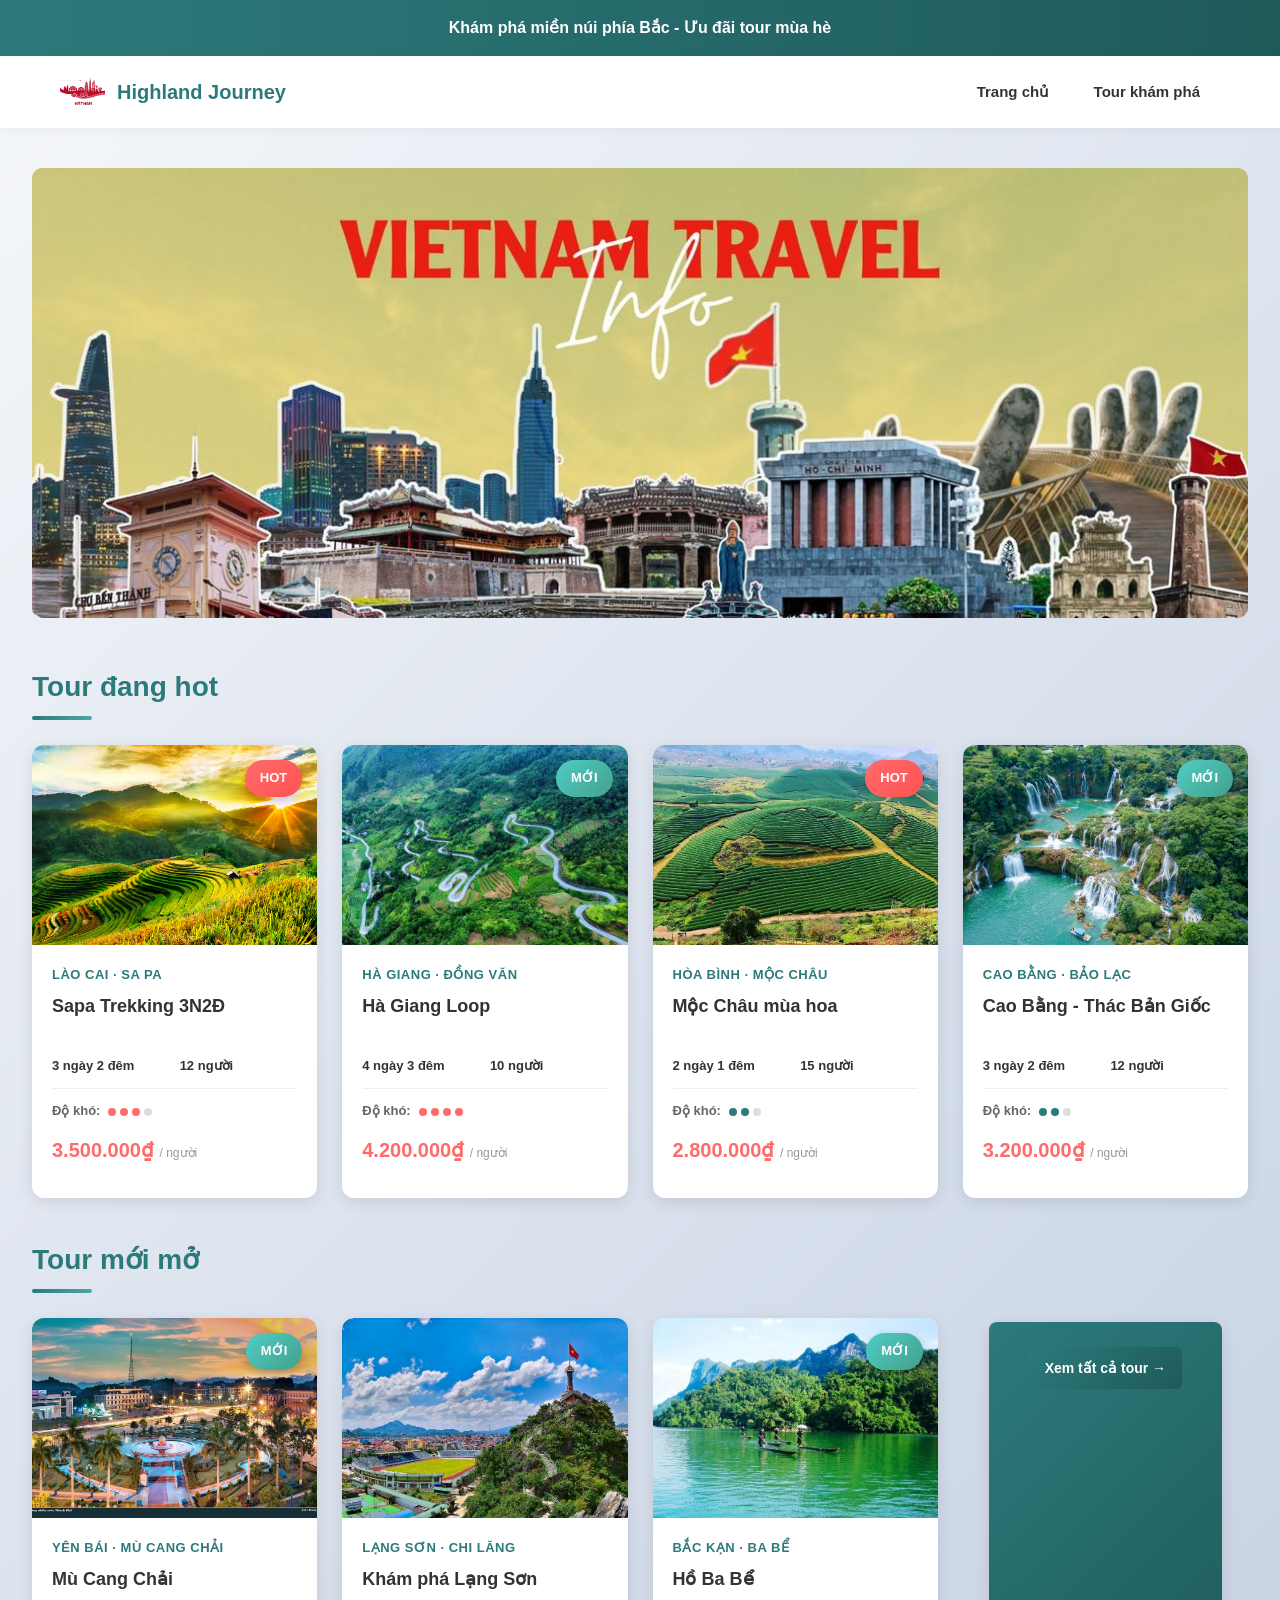
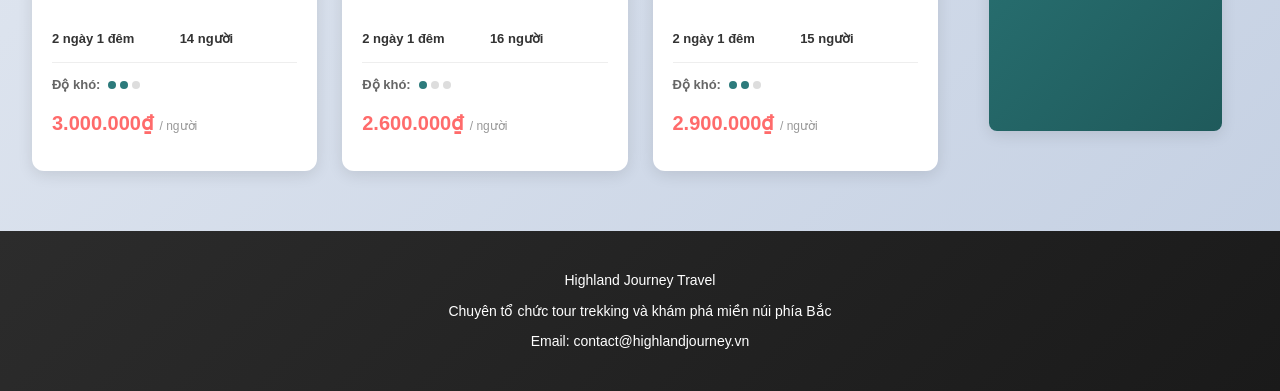
<file: baitaprv/index.html>
<!DOCTYPE html>
<html lang="vi">

<head>
    <meta charset="UTF-8">
    <title>Highland Journey - Trang chủ</title>
    <link rel="stylesheet" href="style.css">
</head>

<body>

    <header>
        <div class="top-banner">
            <p>Khám phá miền núi phía Bắc - Ưu đãi tour mùa hè</p>
        </div>

        <div class="header-main">
            <div class="logo">
                <img src="images/logo.jpg" alt="Logo Highland Journey">
                <span>Highland Journey</span>
            </div>

            <nav>
                <a href="index.html">Trang chủ</a>
                <a href="danh-muc-tour.html">Tour khám phá</a>
            </nav>
        </div>
    </header>

    <main>
        <!--Banner-->
        <section>
            <img src="images/banner.jpg" alt="Banner Highland Journey" style="width: 100%; border-radius:10px;">
        </section>

        <!--Hot Tours-->
        <h2 class="section-title">Tour đang hot</h2>

        <div class="tour-container">
            <div class="tour-card">
                <span class="badge">HOT</span>
                <img src="images/sapa.jpg" alt="Sapa Trekking">
                <div class="tour-info">
                    <p class="tour-location">Lào Cai · Sa Pa</p>
                    <h3>Sapa Trekking 3N2Đ</h3>
                    <div class="tour-meta">
                        <div class="meta-item"><strong>3 ngày 2 đêm</strong></div>
                        <div class="meta-item"><strong>12 người</strong></div>
                    </div>
                    <div class="difficulty">
                        <span>Độ khó:</span>
                        <div class="difficulty-dots">
                            <span class="dot active hard"></span>
                            <span class="dot active hard"></span>
                            <span class="dot active hard"></span>
                            <span class="dot"></span>
                        </div>
                    </div>
                    <div class="price">3.500.000₫ <span class="price-note">/ người</span></div>
                </div>
            </div>

            <div class="tour-card">
                <span class="badge new">MỚI</span>
                <img src="images/hagiang.jpg" alt="Hà Giang Loop">
                <div class="tour-info">
                    <p class="tour-location">Hà Giang · Đồng Văn</p>
                    <h3>Hà Giang Loop</h3>
                    <div class="tour-meta">
                        <div class="meta-item"><strong>4 ngày 3 đêm</strong></div>
                        <div class="meta-item"><strong>10 người</strong></div>
                    </div>
                    <div class="difficulty">
                        <span>Độ khó:</span>
                        <div class="difficulty-dots">
                            <span class="dot active hard"></span>
                            <span class="dot active hard"></span>
                            <span class="dot active hard"></span>
                            <span class="dot active hard"></span>
                        </div>
                    </div>
                    <div class="price">4.200.000₫ <span class="price-note">/ người</span></div>
                </div>
            </div>

            <div class="tour-card">
                <span class="badge">HOT</span>
                <img src="images/mocchau.jpg" alt="Mộc Châu mùa hoa">
                <div class="tour-info">
                    <p class="tour-location">Hòa Bình · Mộc Châu</p>
                    <h3>Mộc Châu mùa hoa</h3>
                    <div class="tour-meta">
                        <div class="meta-item"><strong>2 ngày 1 đêm</strong></div>
                        <div class="meta-item"><strong>15 người</strong></div>
                    </div>
                    <div class="difficulty">
                        <span>Độ khó:</span>
                        <div class="difficulty-dots">
                            <span class="dot active"></span>
                            <span class="dot active"></span>
                            <span class="dot"></span>
                        </div>
                    </div>
                    <div class="price">2.800.000₫ <span class="price-note">/ người</span></div>
                </div>
            </div>

            <div class="tour-card">
                <span class="badge new">MỚI</span>
                <img src="images/caobang.jpg" alt="Cao Bằng - Thác Bản Giốc">
                <div class="tour-info">
                    <p class="tour-location">Cao Bằng · Bảo Lạc</p>
                    <h3>Cao Bằng - Thác Bản Giốc</h3>
                    <div class="tour-meta">
                        <div class="meta-item"><strong>3 ngày 2 đêm</strong></div>
                        <div class="meta-item"><strong>12 người</strong></div>
                    </div>
                    <div class="difficulty">
                        <span>Độ khó:</span>
                        <div class="difficulty-dots">
                            <span class="dot active"></span>
                            <span class="dot active"></span>
                            <span class="dot"></span>
                        </div>
                    </div>
                    <div class="price">3.200.000₫ <span class="price-note">/ người</span></div>
                </div>
            </div>
        </div>

        <!--New Tours-->
        <h2 class="section-title">Tour mới mở</h2>

        <div class="tour-container">
            <div class="tour-card">
                <span class="badge new">MỚI</span>
                <img src="images/yenbai.jpg" alt="Mù Cang Chải">
                <div class="tour-info">
                    <p class="tour-location">Yên Bái · Mù Cang Chải</p>
                    <h3>Mù Cang Chải</h3>
                    <div class="tour-meta">
                        <div class="meta-item"><strong>2 ngày 1 đêm</strong></div>
                        <div class="meta-item"><strong>14 người</strong></div>
                    </div>
                    <div class="difficulty">
                        <span>Độ khó:</span>
                        <div class="difficulty-dots">
                            <span class="dot active"></span>
                            <span class="dot active"></span>
                            <span class="dot"></span>
                        </div>
                    </div>
                    <div class="price">3.000.000₫ <span class="price-note">/ người</span></div>
                </div>
            </div>

            <div class="tour-card">
                <img src="images/langson.jpg" alt="Khám phá Lạng Sơn">
                <div class="tour-info">
                    <p class="tour-location">Lạng Sơn · Chi Lăng</p>
                    <h3>Khám phá Lạng Sơn</h3>
                    <div class="tour-meta">
                        <div class="meta-item"><strong>2 ngày 1 đêm</strong></div>
                        <div class="meta-item"><strong>16 người</strong></div>
                    </div>
                    <div class="difficulty">
                        <span>Độ khó:</span>
                        <div class="difficulty-dots">
                            <span class="dot active"></span>
                            <span class="dot"></span>
                            <span class="dot"></span>
                        </div>
                    </div>
                    <div class="price">2.600.000₫ <span class="price-note">/ người</span></div>
                </div>
            </div>

            <div class="tour-card">
                <span class="badge new">MỚI</span>
                <img src="images/backan.jpg" alt="Hồ Ba Bể">
                <div class="tour-info">
                    <p class="tour-location">Bắc Kạn · Ba Bể</p>
                    <h3>Hồ Ba Bể</h3>
                    <div class="tour-meta">
                        <div class="meta-item"><strong>2 ngày 1 đêm</strong></div>
                        <div class="meta-item"><strong>15 người</strong></div>
                    </div>
                    <div class="difficulty">
                        <span>Độ khó:</span>
                        <div class="difficulty-dots">
                            <span class="dot active"></span>
                            <span class="dot active"></span>
                            <span class="dot"></span>
                        </div>
                    </div>
                    <div class="price">2.900.000₫ <span class="price-note">/ người</span></div>
                </div>
            </div>

            <div class="tour-card view-all">
                <a href="danh-muc-tour.html" class="view-detail-btn">Xem tất cả tour →</a>
            </div>
        </div>
    </main>

    <footer>
        <div class="footer-content">
            <p>Highland Journey Travel</p>
            <p>Chuyên tổ chức tour trekking và khám phá miền núi phía Bắc</p>
            <p>Email: contact@highlandjourney.vn</p>
        </div>
    </footer>

<script src="https://code.jquery.com/jquery-3.6.0.min.js"></script>
<script src="main.js"></script>
</body>

</html>
</file>
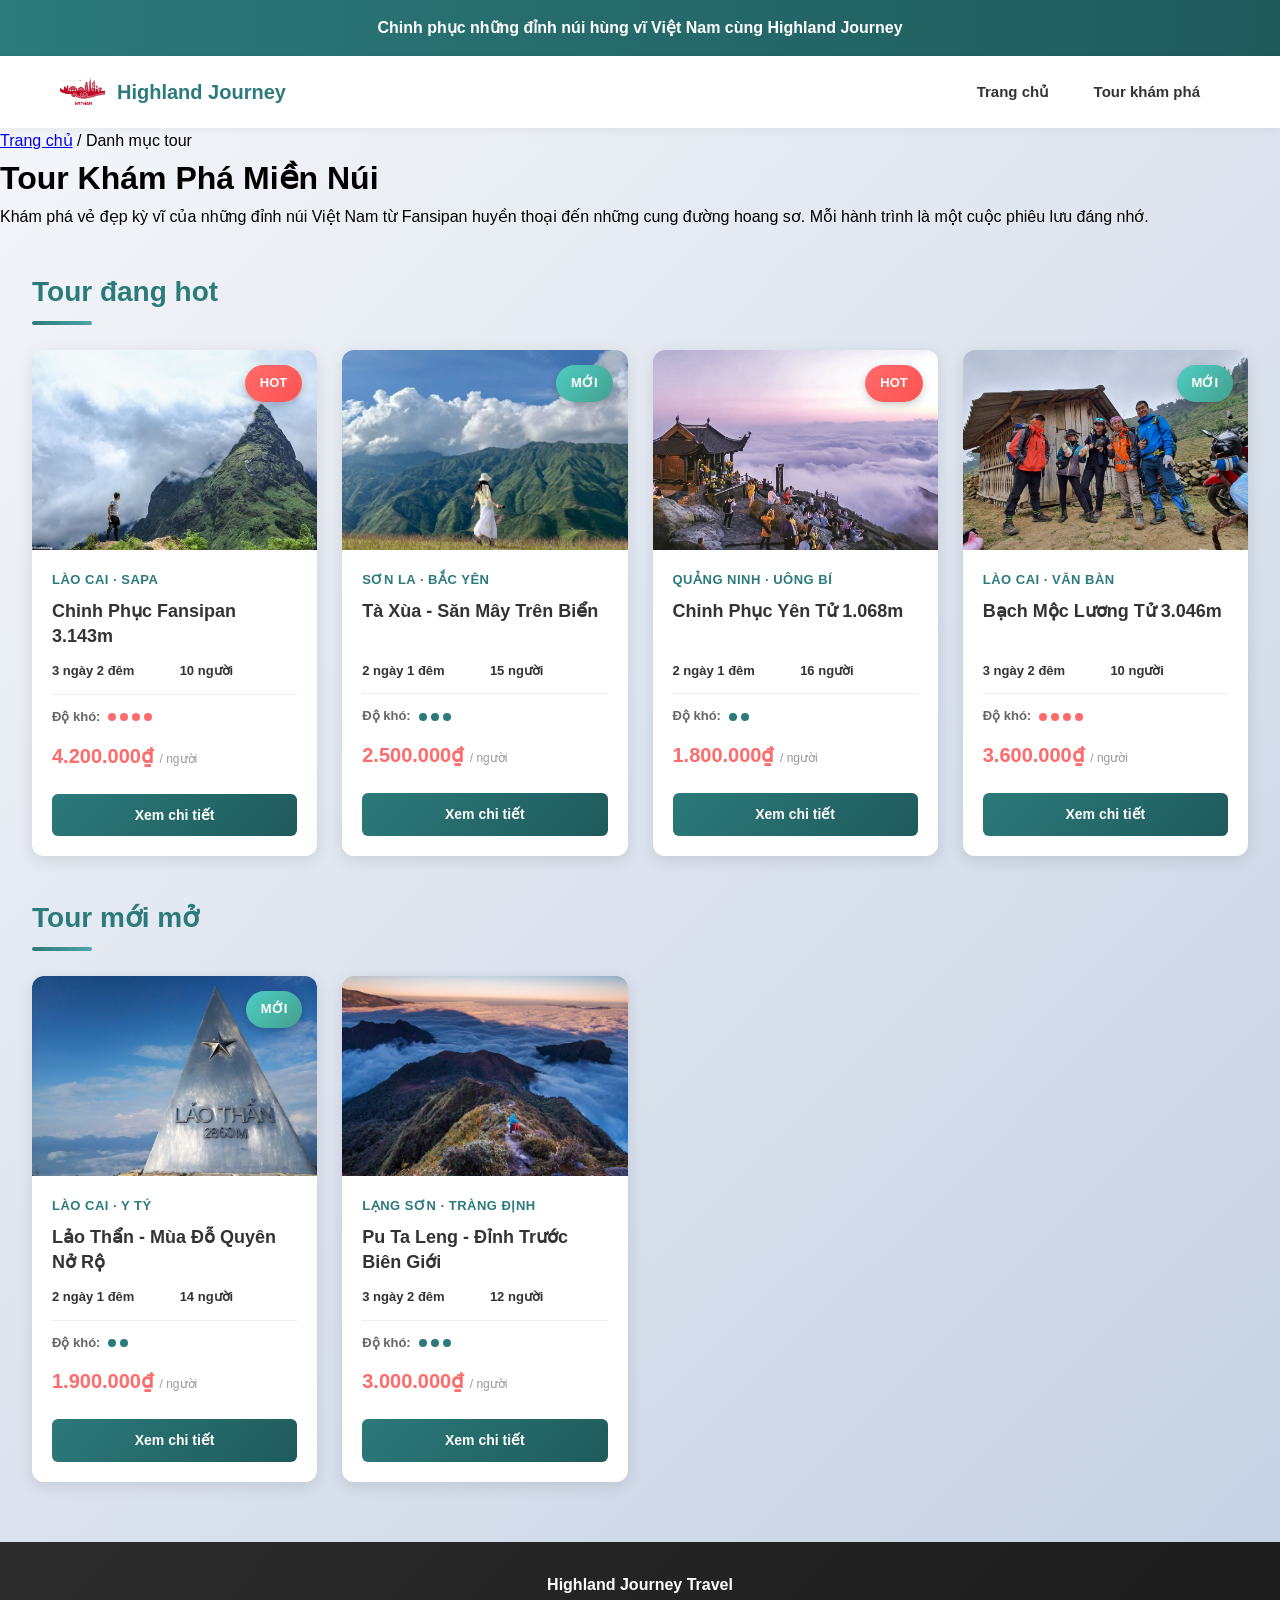
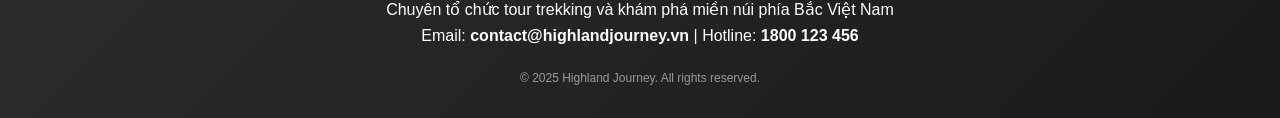
<file: baitaprv/danh-muc-tour.html>
<!DOCTYPE html>
<html lang="vi">

<head>
    <meta charset="UTF-8">
    <meta name="viewport" content="width=device-width, initial-scale=1.0">
    <title>Danh Mục Tour - Highland Journey</title>
    <link rel="stylesheet" href="style.css">

</head>

<body>

    <header>
        <div class="top-banner">
            Chinh phục những đỉnh núi hùng vĩ Việt Nam cùng Highland Journey
        </div>

        <div class="header-main">
            <div class="logo">
                <img src="images/logo.jpg" alt="Logo">
                <span>Highland Journey</span>
            </div>

            <nav>
                <a href="index.html">Trang chủ</a>
                <a href="danh-muc-tour.html">Tour khám phá</a>
            </nav>
        </div>
    </header>

    <div class="breadcrumb-section">
        <p class="breadcrumb">
            <a href="index.html">Trang chủ</a> / Danh mục tour
        </p>
    </div>

    <div class="page-title">
        <h1>Tour Khám Phá Miền Núi</h1>
        <p>Khám phá vẻ đẹp kỳ vĩ của những đỉnh núi Việt Nam từ Fansipan huyền thoại đến những cung đường hoang sơ. Mỗi
            hành trình là một cuộc phiêu lưu đáng nhớ.</p>
    </div>

    <main>

        <!--Danh mục Tour Hot-->
        <h2 class="section-title">Tour đang hot</h2>

        <div class="tour-container">

            <div class="tour-card">
                <span class="badge">HOT</span>
                <img src="images/fansipan.jpg" alt="Chinh phục Fansipan">
                <div class="tour-info">
                    <p class="tour-location">Lào Cai · Sapa</p>
                    <h3>Chinh Phục Fansipan 3.143m</h3>
                    <div class="tour-meta">
                        <div class="meta-item"><strong>3 ngày 2 đêm</strong></div>
                        <div class="meta-item"><strong>10 người</strong></div>
                    </div>
                    <div class="difficulty">
                        <span>Độ khó:</span>
                        <div class="difficulty-dots">
                            <span class="dot active hard"></span>
                            <span class="dot active hard"></span>
                            <span class="dot active hard"></span>
                            <span class="dot active hard"></span>
                        </div>
                    </div>
                    <div class="price">4.200.000₫ <span class="price-note">/ người</span></div>
                    <a href="./Web/tour-fansipan.html" class="view-detail-btn">Xem chi tiết</a>
                </div>
            </div>

            <div class="tour-card">
                <span class="badge new">MỚI</span>
                <img src="images/taxua.jpg" alt="Tà Xùa - Săn Mây">
                <div class="tour-info">
                    <p class="tour-location">Sơn La · Bắc Yên</p>
                    <h3>Tà Xùa - Săn Mây Trên Biển</h3>
                    <div class="tour-meta">
                        <div class="meta-item"><strong>2 ngày 1 đêm</strong></div>
                        <div class="meta-item"><strong>15 người</strong></div>
                    </div>
                    <div class="difficulty">
                        <span>Độ khó:</span>
                        <div class="difficulty-dots">
                            <span class="dot active"></span>
                            <span class="dot active"></span>
                            <span class="dot active"></span>
                        </div>
                    </div>
                    <div class="price">2.500.000₫ <span class="price-note">/ người</span></div>
                    <a href="./Web/trekking-taxua.html" class="view-detail-btn">Xem chi tiết</a>
                </div>
            </div>

            <div class="tour-card">
                <span class="badge">HOT</span>
                <img src="images/yentu.jpeg" alt="Yên Tử">
                <div class="tour-info">
                    <p class="tour-location">Quảng Ninh · Uông Bí</p>
                    <h3>Chinh Phục Yên Tử 1.068m</h3>
                    <div class="tour-meta">
                        <div class="meta-item"><strong>2 ngày 1 đêm</strong></div>
                        <div class="meta-item"><strong>16 người</strong></div>
                    </div>
                    <div class="difficulty">
                        <span>Độ khó:</span>
                        <div class="difficulty-dots">
                            <span class="dot active"></span>
                            <span class="dot active"></span>
                        </div>
                    </div>
                    <div class="price">1.800.000₫ <span class="price-note">/ người</span></div>
                    <a href="./Web/tour-yentu.html" class="view-detail-btn">Xem chi tiết</a>
                </div>
            </div>

            <div class="tour-card">
                <span class="badge new">MỚI</span>
                <img src="images/bmlt.jpg" alt="Bạch Mộc Lương Tử">
                <div class="tour-info">
                    <p class="tour-location">Lào Cai · Văn Bàn</p>
                    <h3>Bạch Mộc Lương Tử 3.046m</h3>
                    <div class="tour-meta">
                        <div class="meta-item"><strong>3 ngày 2 đêm</strong></div>
                        <div class="meta-item"><strong>10 người</strong></div>
                    </div>
                    <div class="difficulty">
                        <span>Độ khó:</span>
                        <div class="difficulty-dots">
                            <span class="dot active hard"></span>
                            <span class="dot active hard"></span>
                            <span class="dot active hard"></span>
                            <span class="dot active hard"></span>
                        </div>
                    </div>
                    <div class="price">3.600.000₫ <span class="price-note">/ người</span></div>
                    <a href="./Web/tour-BMLT.html" class="view-detail-btn">Xem chi tiết</a>
                </div>
            </div>

        </div>

        <!--Danh mục Tour Mới-->
        <h2 class="section-title">Tour mới mở</h2>

        <div class="tour-container">

            <div class="tour-card">
                <span class="badge new">MỚI</span>
                <img src="images/laothan.jpg" alt="Lảo Thẩn">
                <div class="tour-info">
                    <p class="tour-location">Lào Cai · Y Tý</p>
                    <h3>Lảo Thẩn - Mùa Đỗ Quyên Nở Rộ</h3>
                    <div class="tour-meta">
                        <div class="meta-item"><strong>2 ngày 1 đêm</strong></div>
                        <div class="meta-item"><strong>14 người</strong></div>
                    </div>
                    <div class="difficulty">
                        <span>Độ khó:</span>
                        <div class="difficulty-dots">
                            <span class="dot active"></span>
                            <span class="dot active"></span>
                        </div>
                    </div>
                    <div class="price">1.900.000₫ <span class="price-note">/ người</span></div>
                    <a href="./Web/tour-laothan.html" class="view-detail-btn">Xem chi tiết</a>
                </div>
            </div>

            <div class="tour-card">
                <img src="images/putaleng.png" alt="Pu Ta Leng">
                <div class="tour-info">
                    <p class="tour-location">Lạng Sơn · Tràng Định</p>
                    <h3>Pu Ta Leng - Đỉnh Trước Biên Giới</h3>
                    <div class="tour-meta">
                        <div class="meta-item"><strong>3 ngày 2 đêm</strong></div>
                        <div class="meta-item"><strong>12 người</strong></div>
                    </div>
                    <div class="difficulty">
                        <span>Độ khó:</span>
                        <div class="difficulty-dots">
                            <span class="dot active"></span>
                            <span class="dot active"></span>
                            <span class="dot active"></span>
                        </div>
                    </div>
                    <div class="price">3.000.000₫ <span class="price-note">/ người</span></div>
                    <a href="./Web/tour-putaleng.html" class="view-detail-btn">Xem chi tiết</a>
                </div>
            </div>



        </div>


    </main>

    <footer>
        <p><strong>Highland Journey Travel</strong></p>
        <p>Chuyên tổ chức tour trekking và khám phá miền núi phía Bắc Việt Nam</p>
        <p>Email: <strong>contact@highlandjourney.vn</strong> | Hotline: <strong>1800 123 456</strong></p>
        <p style="margin-top: 20px; font-size: 12px; color: #999;">© 2025 Highland Journey. All rights reserved.</p>
    </footer>

</body>

</html>
</file>
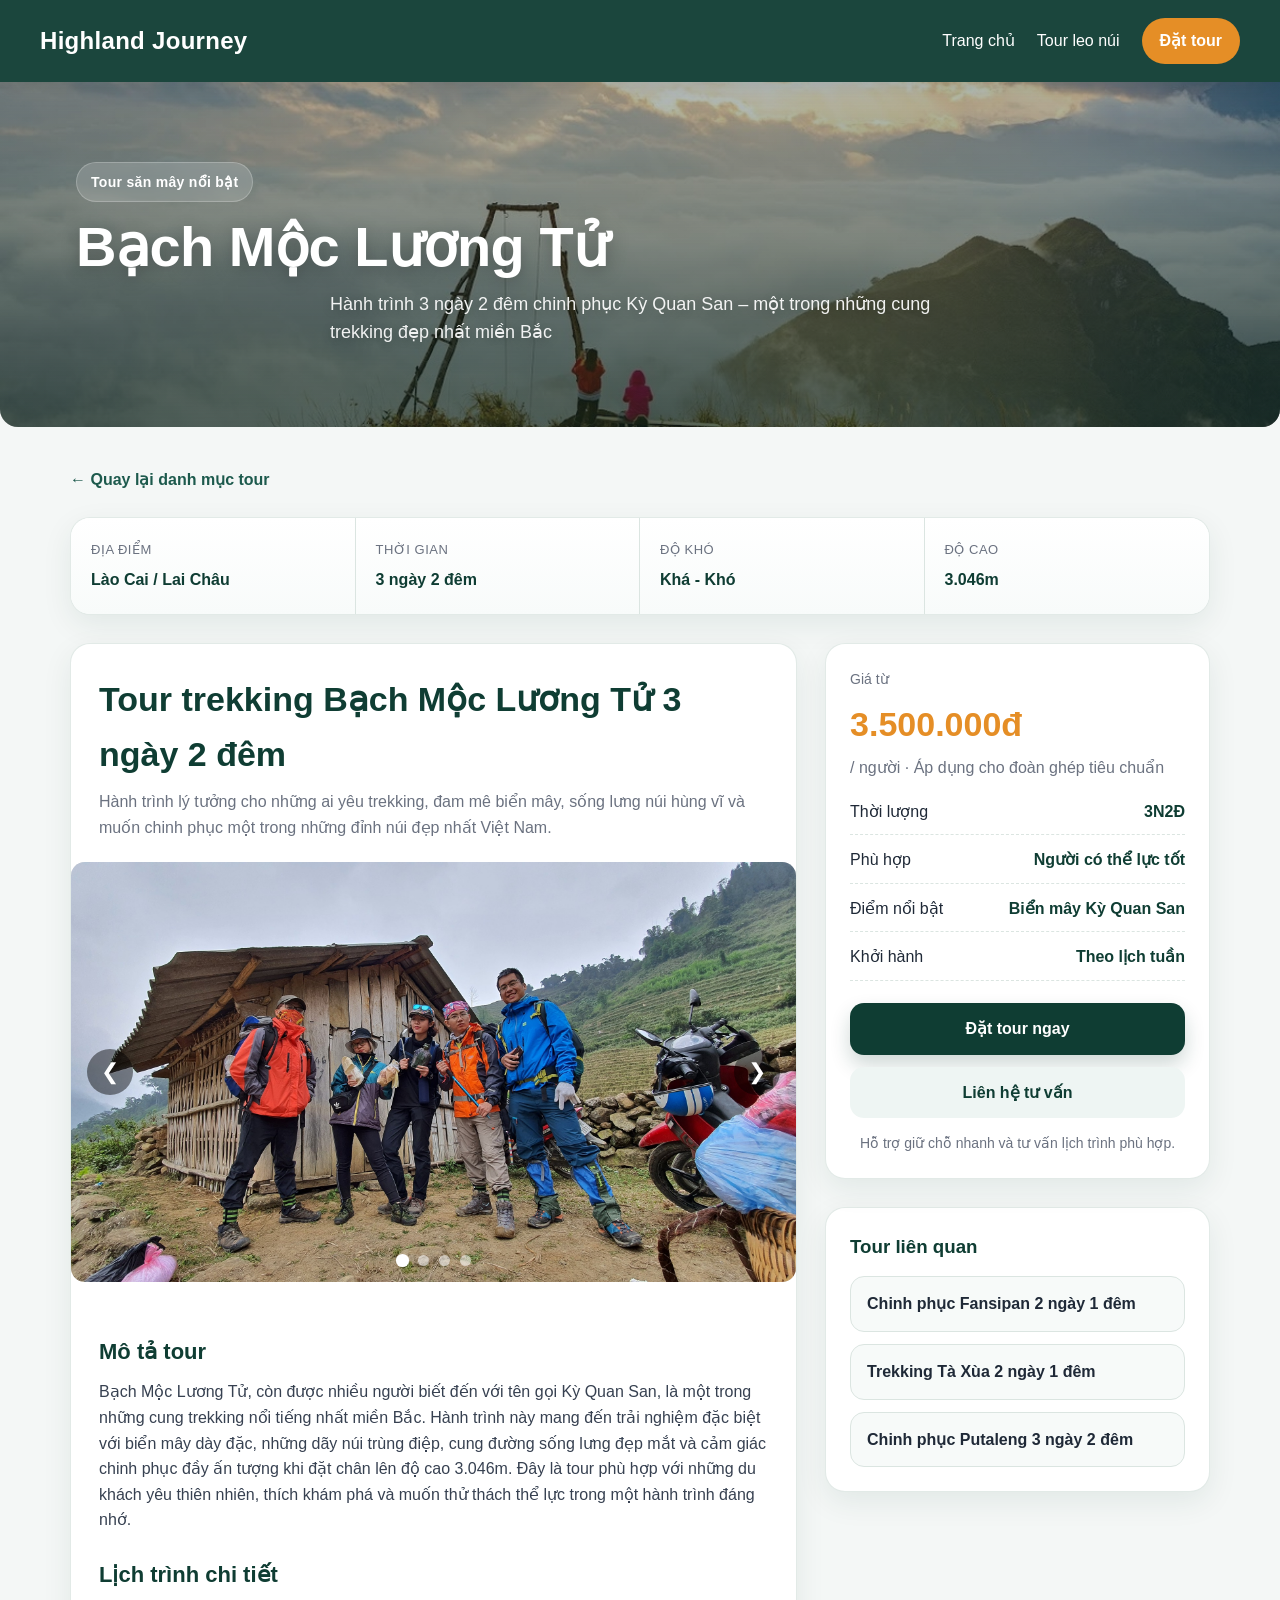
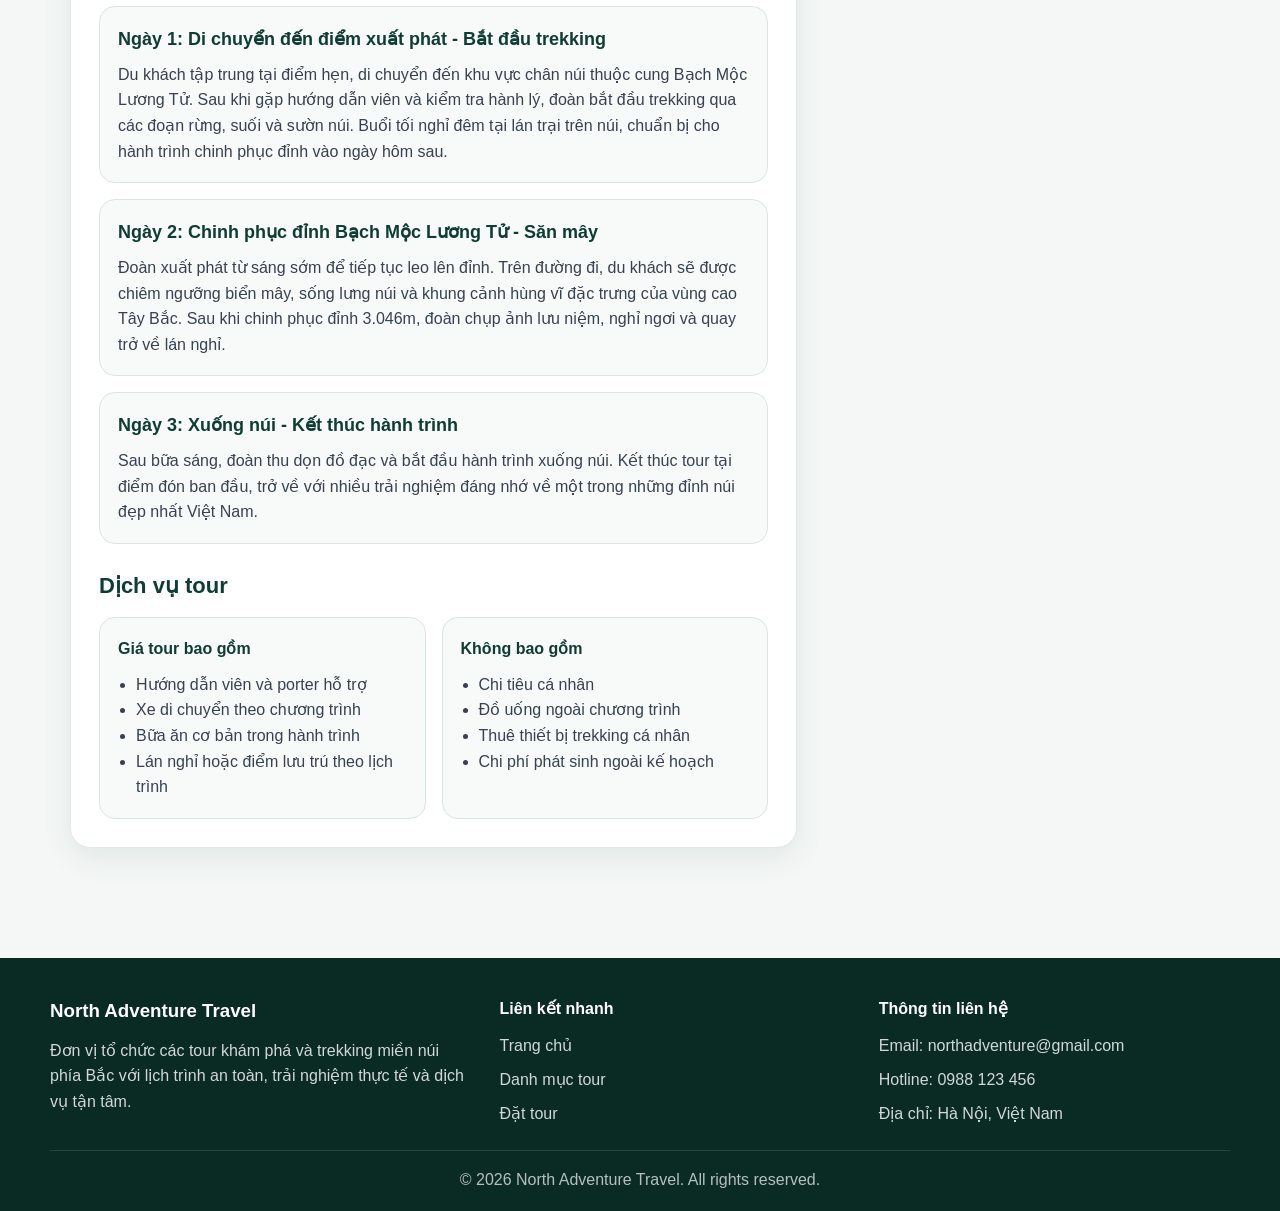
<file: baitaprv/Web/tour-BMLT.html>
<!DOCTYPE html>
<html lang="vi">

<head>
  <meta charset="UTF-8">
  <meta name="viewport" content="width=device-width, initial-scale=1.0">
  <title>Tour Bạch Mộc Lương Tử - North Adventure Travel</title>
  <link rel="stylesheet" href="style.css">
</head>

<body>

  <header>
    <div class="logo">Highland Journey</div>
    <nav>
      <a href="../index.html">Trang chủ</a>
      <a href="../tour-leo-nui.html">Tour leo núi</a>
      <a href="#booking" class="nav-cta">Đặt tour</a>
    </nav>
  </header>

  <section class="banner banner-small banner-bmlt">
    <div class="banner-overlay"></div>

    <div class="banner-content banner-content-left">
      <span class="banner-tag">Tour săn mây nổi bật</span>
      <h1>Bạch Mộc Lương Tử</h1>
      <p>Hành trình 3 ngày 2 đêm chinh phục Kỳ Quan San – một trong những cung trekking đẹp nhất miền Bắc</p>
    </div>
  </section>

  <main class="tour-detail">
    <a href="danh-muc-tour.html" class="back-link">← Quay lại danh mục tour</a>

    <section class="info-strip">
      <div class="info-item">
        <span class="info-label">Địa điểm</span>
        <span class="info-value">Lào Cai / Lai Châu</span>
      </div>
      <div class="info-item">
        <span class="info-label">Thời gian</span>
        <span class="info-value">3 ngày 2 đêm</span>
      </div>
      <div class="info-item">
        <span class="info-label">Độ khó</span>
        <span class="info-value">Khá - Khó</span>
      </div>
      <div class="info-item">
        <span class="info-label">Độ cao</span>
        <span class="info-value">3.046m</span>
      </div>
    </section>

    <section class="tour-layout">
      <section class="tour-card">
        <h2 class="tour-title">Tour trekking Bạch Mộc Lương Tử 3 ngày 2 đêm</h2>
        <p class="tour-subtitle">
          Hành trình lý tưởng cho những ai yêu trekking, đam mê biển mây, sống lưng núi hùng vĩ và muốn chinh phục một trong những đỉnh núi đẹp nhất Việt Nam.
        </p>

        <div class="tour-slider">
          <div class="slider-track" id="sliderTrack">
            <div class="slide active">
              <img src="images/bachmocluongtu/bmlt.jpg" alt="Bạch Mộc Lương Tử 1">
            </div>
            <div class="slide">
              <img src="images/bachmocluongtu/bmlt1.jpg" alt="Bạch Mộc Lương Tử 2">
            </div>
            <div class="slide">
              <img src="images/bachmocluongtu/bmlt2.jpg" alt="Bạch Mộc Lương Tử 3">
            </div>
            <div class="slide">
              <img src="images/bachmocluongtu/bmlt3.jpg" alt="Bạch Mộc Lương Tử 4">
            </div>
          </div>

          <button class="slider-btn prev" id="prevBtn">&#10094;</button>
          <button class="slider-btn next" id="nextBtn">&#10095;</button>

          <div class="slider-dots" id="sliderDots">
            <span class="dot active" data-index="0"></span>
            <span class="dot" data-index="1"></span>
            <span class="dot" data-index="2"></span>
            <span class="dot" data-index="3"></span>
          </div>
        </div>

        <div class="tour-info">
          <h3>Mô tả tour</h3>
          <p>
            Bạch Mộc Lương Tử, còn được nhiều người biết đến với tên gọi Kỳ Quan San, là một trong những cung trekking nổi tiếng nhất miền Bắc.
            Hành trình này mang đến trải nghiệm đặc biệt với biển mây dày đặc, những dãy núi trùng điệp, cung đường sống lưng đẹp mắt
            và cảm giác chinh phục đầy ấn tượng khi đặt chân lên độ cao 3.046m. Đây là tour phù hợp với những du khách yêu thiên nhiên,
            thích khám phá và muốn thử thách thể lực trong một hành trình đáng nhớ.
          </p>

          <h3>Lịch trình chi tiết</h3>
          <div class="day-plan">
            <article class="day-card">
              <h4>Ngày 1: Di chuyển đến điểm xuất phát - Bắt đầu trekking</h4>
              <p>
                Du khách tập trung tại điểm hẹn, di chuyển đến khu vực chân núi thuộc cung Bạch Mộc Lương Tử.
                Sau khi gặp hướng dẫn viên và kiểm tra hành lý, đoàn bắt đầu trekking qua các đoạn rừng, suối và sườn núi.
                Buổi tối nghỉ đêm tại lán trại trên núi, chuẩn bị cho hành trình chinh phục đỉnh vào ngày hôm sau.
              </p>
            </article>

            <article class="day-card">
              <h4>Ngày 2: Chinh phục đỉnh Bạch Mộc Lương Tử - Săn mây</h4>
              <p>
                Đoàn xuất phát từ sáng sớm để tiếp tục leo lên đỉnh. Trên đường đi, du khách sẽ được chiêm ngưỡng biển mây,
                sống lưng núi và khung cảnh hùng vĩ đặc trưng của vùng cao Tây Bắc. Sau khi chinh phục đỉnh 3.046m,
                đoàn chụp ảnh lưu niệm, nghỉ ngơi và quay trở về lán nghỉ.
              </p>
            </article>

            <article class="day-card">
              <h4>Ngày 3: Xuống núi - Kết thúc hành trình</h4>
              <p>
                Sau bữa sáng, đoàn thu dọn đồ đạc và bắt đầu hành trình xuống núi. Kết thúc tour tại điểm đón ban đầu,
                trở về với nhiều trải nghiệm đáng nhớ về một trong những đỉnh núi đẹp nhất Việt Nam.
              </p>
            </article>
          </div>

          <h3>Dịch vụ tour</h3>
          <div class="feature-list">
            <div class="feature-box">
              <h4>Giá tour bao gồm</h4>
              <ul>
                <li>Hướng dẫn viên và porter hỗ trợ</li>
                <li>Xe di chuyển theo chương trình</li>
                <li>Bữa ăn cơ bản trong hành trình</li>
                <li>Lán nghỉ hoặc điểm lưu trú theo lịch trình</li>
              </ul>
            </div>

            <div class="feature-box">
              <h4>Không bao gồm</h4>
              <ul>
                <li>Chi tiêu cá nhân</li>
                <li>Đồ uống ngoài chương trình</li>
                <li>Thuê thiết bị trekking cá nhân</li>
                <li>Chi phí phát sinh ngoài kế hoạch</li>
              </ul>
            </div>
          </div>
        </div>
      </section>

      <aside>
        <section class="booking-card" id="booking">
          <p class="booking-label">Giá từ</p>
          <p class="tour-price">3.500.000đ</p>
          <p class="price-note">/ người · Áp dụng cho đoàn ghép tiêu chuẩn</p>

          <div class="booking-meta">
            <div><span>Thời lượng</span><strong>3N2Đ</strong></div>
            <div><span>Phù hợp</span><strong>Người có thể lực tốt</strong></div>
            <div><span>Điểm nổi bật</span><strong>Biển mây Kỳ Quan San</strong></div>
            <div><span>Khởi hành</span><strong>Theo lịch tuần</strong></div>
          </div>

          <a href="#" class="btn-primary">Đặt tour ngay</a>
          <a href="#" class="btn-secondary">Liên hệ tư vấn</a>
          <p class="booking-note">Hỗ trợ giữ chỗ nhanh và tư vấn lịch trình phù hợp.</p>
        </section>

        <section class="related-tours">
          <h3>Tour liên quan</h3>
          <div class="related-links">
            <a href="tour-fansipan.html">Chinh phục Fansipan 2 ngày 1 đêm</a>
            <a href="trekking-taxua.html">Trekking Tà Xùa 2 ngày 1 đêm</a>
            <a href="tour-putaleng.html">Chinh phục Putaleng 3 ngày 2 đêm</a>
          </div>
        </section>
      </aside>
    </section>
  </main>

  <footer>
    <div class="footer-content">
      <div>
        <h3>North Adventure Travel</h3>
        <p>
          Đơn vị tổ chức các tour khám phá và trekking miền núi phía Bắc với lịch trình an toàn, trải nghiệm thực tế và
          dịch vụ tận tâm.
        </p>
      </div>

      <div>
        <h4>Liên kết nhanh</h4>
        <ul>
          <li><a href="../index.html">Trang chủ</a></li>
          <li><a href="../tour-leo-nui.html">Danh mục tour</a></li>
          <li><a href="#booking">Đặt tour</a></li>
        </ul>
      </div>

      <div>
        <h4>Thông tin liên hệ</h4>
        <ul>
          <li>Email: northadventure@gmail.com</li>
          <li>Hotline: 0988 123 456</li>
          <li>Địa chỉ: Hà Nội, Việt Nam</li>
        </ul>
      </div>
    </div>

    <div class="footer-bottom">
      <p>© 2026 North Adventure Travel. All rights reserved.</p>
    </div>
  </footer>

  <script>
    const slides = document.querySelectorAll(".slide");
    const dots = document.querySelectorAll(".dot");
    const prevBtn = document.getElementById("prevBtn");
    const nextBtn = document.getElementById("nextBtn");

    let currentIndex = 0;

    function showSlide(index) {
      slides.forEach((slide) => slide.classList.remove("active"));
      dots.forEach((dot) => dot.classList.remove("active"));

      slides[index].classList.add("active");
      dots[index].classList.add("active");
      currentIndex = index;
    }

    nextBtn.addEventListener("click", () => {
      let nextIndex = (currentIndex + 1) % slides.length;
      showSlide(nextIndex);
    });

    prevBtn.addEventListener("click", () => {
      let prevIndex = (currentIndex - 1 + slides.length) % slides.length;
      showSlide(prevIndex);
    });

    dots.forEach((dot) => {
      dot.addEventListener("click", () => {
        const index = Number(dot.getAttribute("data-index"));
        showSlide(index);
      });
    });

    setInterval(() => {
      let nextIndex = (currentIndex + 1) % slides.length;
      showSlide(nextIndex);
    }, 4000);
  </script>

</body>

</html>
</file>
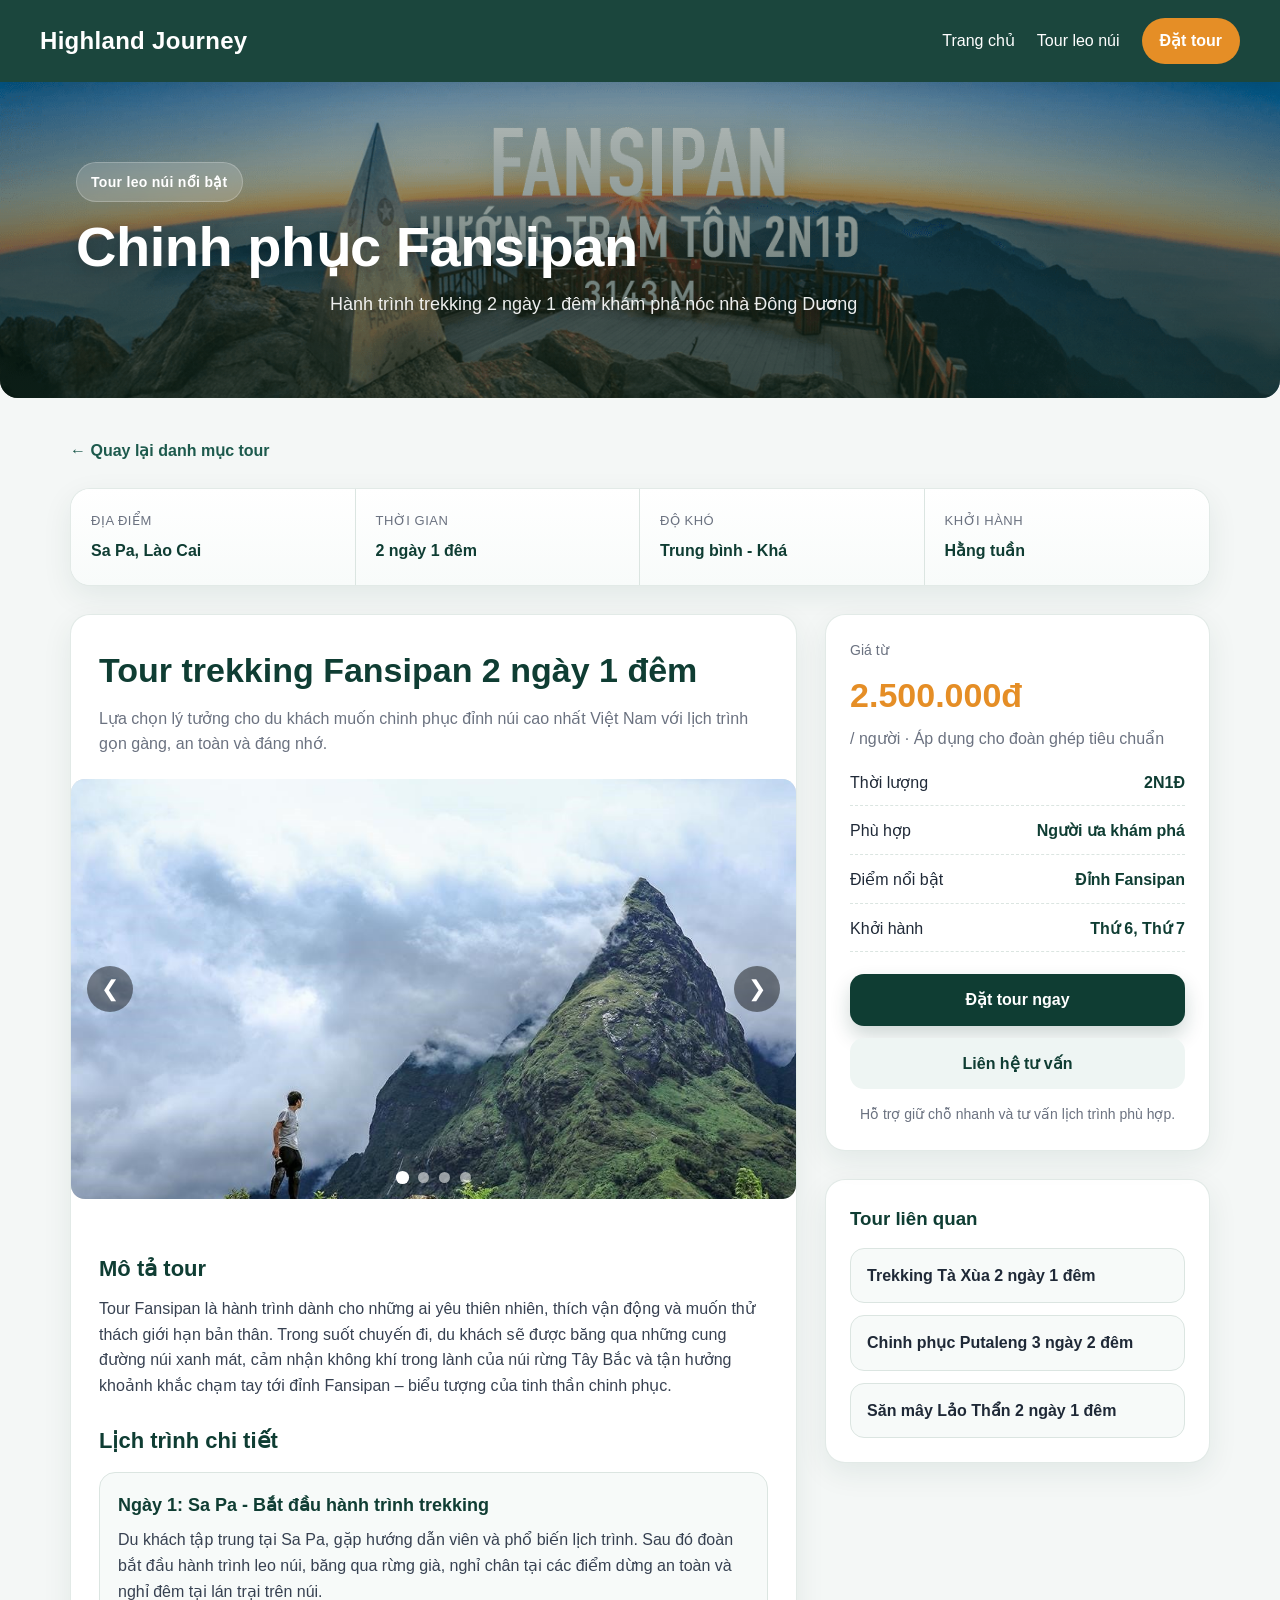
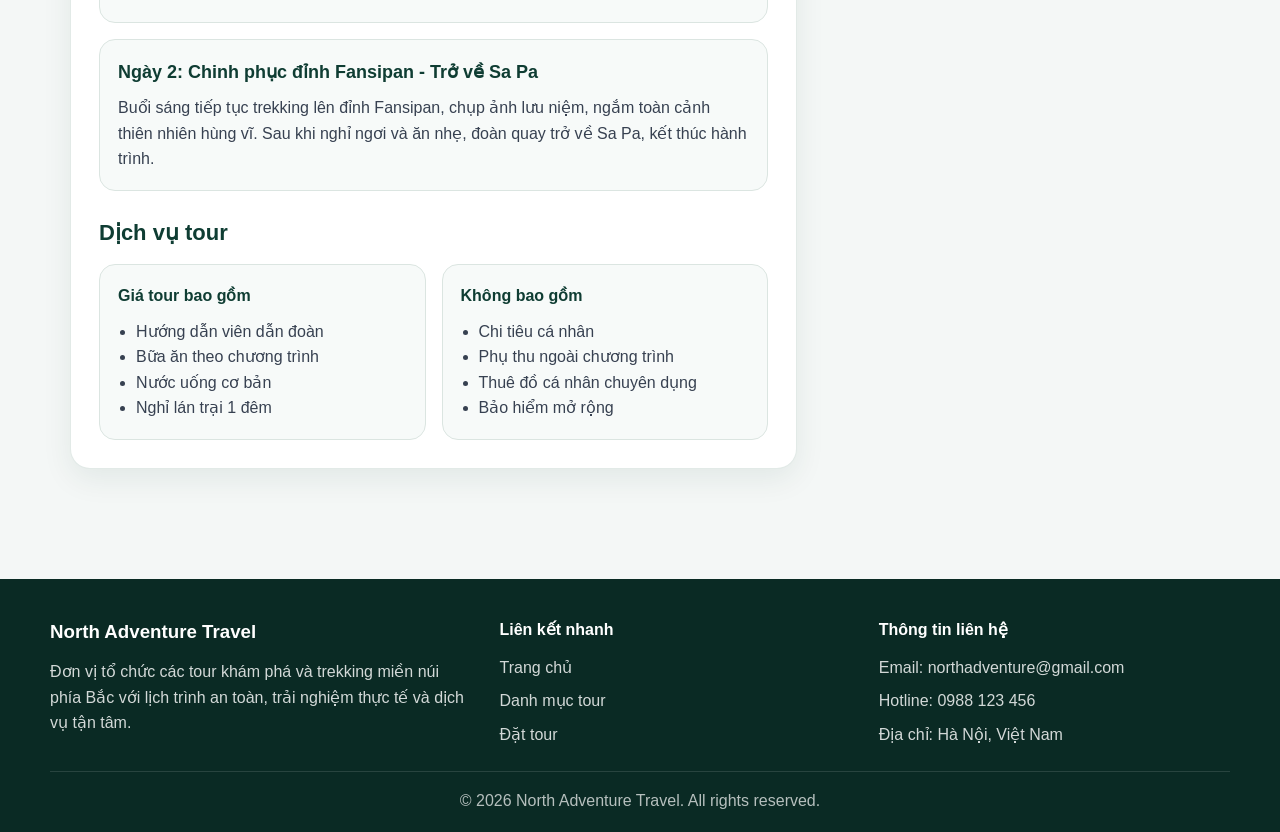
<file: baitaprv/Web/tour-fansipan.html>
<!DOCTYPE html>
<html lang="vi">

<head>
  <meta charset="UTF-8">
  <meta name="viewport" content="width=device-width, initial-scale=1.0">
  <title>Tour Fansipan - North Adventure Travel</title>
  <link rel="stylesheet" href="style.css">
</head>

<body>

  <header>
    <div class="logo">Highland Journey</div>
    <nav>
      <a href="../index.html">Trang chủ</a>
      <a href="../tour-leo-nui.html">Tour leo núi</a>
      <a href="#booking" class="nav-cta">Đặt tour</a>
    </nav>
  </header>

<section class="banner banner-small banner-fansipan">
  <div class="banner-overlay"></div>

  <div class="banner-content banner-content-left">
    <span class="banner-tag">Tour leo núi nổi bật</span>
    <h1>Chinh phục Fansipan</h1>
    <p>Hành trình trekking 2 ngày 1 đêm khám phá nóc nhà Đông Dương</p>
  </div>
</section>

  <main class="tour-detail">
    <a href="danh-muc-tour.html" class="back-link">← Quay lại danh mục tour</a>

    <section class="info-strip">
      <div class="info-item">
        <span class="info-label">Địa điểm</span>
        <span class="info-value">Sa Pa, Lào Cai</span>
      </div>
      <div class="info-item">
        <span class="info-label">Thời gian</span>
        <span class="info-value">2 ngày 1 đêm</span>
      </div>
      <div class="info-item">
        <span class="info-label">Độ khó</span>
        <span class="info-value">Trung bình - Khá</span>
      </div>
      <div class="info-item">
        <span class="info-label">Khởi hành</span>
        <span class="info-value">Hằng tuần</span>
      </div>
    </section>

    <section class="tour-layout">
      <section class="tour-card">
        <h2 class="tour-title">Tour trekking Fansipan 2 ngày 1 đêm</h2>
        <p class="tour-subtitle">Lựa chọn lý tưởng cho du khách muốn chinh phục đỉnh núi cao nhất Việt Nam với lịch
          trình gọn gàng, an toàn và đáng nhớ.</p>

        <div class="tour-slider">
          <div class="slider-track" id="sliderTrack">
            <div class="slide active">
              <img src="images\fansipan\fansipan.jpg" alt="Fansipan 1">
            </div>
            <div class="slide">
              <img src="images\fansipan\fansipan1.jpg" alt="Fansipan 2">
            </div>
            <div class="slide">
              <img src="images\fansipan\fansipan2.jpg" alt="Fansipan 3">
            </div>
            <div class="slide">
              <img src="images\fansipan\fansipan3.jpg" alt="Fansipan 4">
            </div>
          </div>

          <button class="slider-btn prev" id="prevBtn">&#10094;</button>
          <button class="slider-btn next" id="nextBtn">&#10095;</button>

          <div class="slider-dots" id="sliderDots">
            <span class="dot active" data-index="0"></span>
            <span class="dot" data-index="1"></span>
            <span class="dot" data-index="2"></span>
            <span class="dot" data-index="3"></span>
          </div>
        </div>

        <div class="tour-info">
          <h3>Mô tả tour</h3>
          <p>
            Tour Fansipan là hành trình dành cho những ai yêu thiên nhiên, thích vận động và muốn thử thách giới hạn bản
            thân.
            Trong suốt chuyến đi, du khách sẽ được băng qua những cung đường núi xanh mát, cảm nhận không khí trong lành
            của núi rừng Tây Bắc
            và tận hưởng khoảnh khắc chạm tay tới đỉnh Fansipan – biểu tượng của tinh thần chinh phục.
          </p>

          <h3>Lịch trình chi tiết</h3>
          <div class="day-plan">
            <article class="day-card">
              <h4>Ngày 1: Sa Pa - Bắt đầu hành trình trekking</h4>
              <p>
                Du khách tập trung tại Sa Pa, gặp hướng dẫn viên và phổ biến lịch trình. Sau đó đoàn bắt đầu hành trình
                leo núi,
                băng qua rừng già, nghỉ chân tại các điểm dừng an toàn và nghỉ đêm tại lán trại trên núi.
              </p>
            </article>

            <article class="day-card">
              <h4>Ngày 2: Chinh phục đỉnh Fansipan - Trở về Sa Pa</h4>
              <p>
                Buổi sáng tiếp tục trekking lên đỉnh Fansipan, chụp ảnh lưu niệm, ngắm toàn cảnh thiên nhiên hùng vĩ.
                Sau khi nghỉ ngơi và ăn nhẹ, đoàn quay trở về Sa Pa, kết thúc hành trình.
              </p>
            </article>
          </div>

          <h3>Dịch vụ tour</h3>
          <div class="feature-list">
            <div class="feature-box">
              <h4>Giá tour bao gồm</h4>
              <ul>
                <li>Hướng dẫn viên dẫn đoàn</li>
                <li>Bữa ăn theo chương trình</li>
                <li>Nước uống cơ bản</li>
                <li>Nghỉ lán trại 1 đêm</li>
              </ul>
            </div>

            <div class="feature-box">
              <h4>Không bao gồm</h4>
              <ul>
                <li>Chi tiêu cá nhân</li>
                <li>Phụ thu ngoài chương trình</li>
                <li>Thuê đồ cá nhân chuyên dụng</li>
                <li>Bảo hiểm mở rộng</li>
              </ul>
            </div>
          </div>
        </div>
      </section>

      <aside>
        <section class="booking-card" id="booking">
          <p class="booking-label">Giá từ</p>
          <p class="tour-price">2.500.000đ</p>
          <p class="price-note">/ người · Áp dụng cho đoàn ghép tiêu chuẩn</p>

          <div class="booking-meta">
            <div><span>Thời lượng</span><strong>2N1Đ</strong></div>
            <div><span>Phù hợp</span><strong>Người ưa khám phá</strong></div>
            <div><span>Điểm nổi bật</span><strong>Đỉnh Fansipan</strong></div>
            <div><span>Khởi hành</span><strong>Thứ 6, Thứ 7</strong></div>
          </div>

          <a href="#" class="btn-primary">Đặt tour ngay</a>
          <a href="#" class="btn-secondary">Liên hệ tư vấn</a>
          <p class="booking-note">Hỗ trợ giữ chỗ nhanh và tư vấn lịch trình phù hợp.</p>
        </section>

        <section class="related-tours">
          <h3>Tour liên quan</h3>
          <div class="related-links">
            <a href="trekking-taxua.html">Trekking Tà Xùa 2 ngày 1 đêm</a>
            <a href="tour-putaleng.html">Chinh phục Putaleng 3 ngày 2 đêm</a>
            <a href="trekking-laothan.html">Săn mây Lảo Thẩn 2 ngày 1 đêm</a>
          </div>
        </section>
      </aside>
    </section>
  </main>

  <footer>
    <div class="footer-content">
      <div>
        <h3>North Adventure Travel</h3>
        <p>Đơn vị tổ chức các tour khám phá và trekking miền núi phía Bắc với lịch trình an toàn, trải nghiệm thực tế và
          dịch vụ tận tâm.</p>
      </div>

      <div>
        <h4>Liên kết nhanh</h4>
        <ul>
          <li><a href="../index.html">Trang chủ</a></li>
          <li><a href="../tour-leo-nui.html">Danh mục tour</a></li>
          <li><a href="#booking">Đặt tour</a></li>
        </ul>
      </div>

      <div>
        <h4>Thông tin liên hệ</h4>
        <ul>
          <li>Email: northadventure@gmail.com</li>
          <li>Hotline: 0988 123 456</li>
          <li>Địa chỉ: Hà Nội, Việt Nam</li>
        </ul>
      </div>
    </div>

    <div class="footer-bottom">
      <p>© 2026 North Adventure Travel. All rights reserved.</p>
    </div>
  </footer>

  <script>
    const slides = document.querySelectorAll(".slide");
    const dots = document.querySelectorAll(".dot");
    const prevBtn = document.getElementById("prevBtn");
    const nextBtn = document.getElementById("nextBtn");

    let currentIndex = 0;

    function showSlide(index) {
      slides.forEach((slide) => slide.classList.remove("active"));
      dots.forEach((dot) => dot.classList.remove("active"));

      slides[index].classList.add("active");
      dots[index].classList.add("active");
      currentIndex = index;
    }

    nextBtn.addEventListener("click", () => {
      let nextIndex = (currentIndex + 1) % slides.length;
      showSlide(nextIndex);
    });

    prevBtn.addEventListener("click", () => {
      let prevIndex = (currentIndex - 1 + slides.length) % slides.length;
      showSlide(prevIndex);
    });

    dots.forEach((dot) => {
      dot.addEventListener("click", () => {
        const index = Number(dot.getAttribute("data-index"));
        showSlide(index);
      });
    });

    // tự chạy
    setInterval(() => {
      let nextIndex = (currentIndex + 1) % slides.length;
      showSlide(nextIndex);
    }, 4000);
  </script>

</body>

</html>
</file>
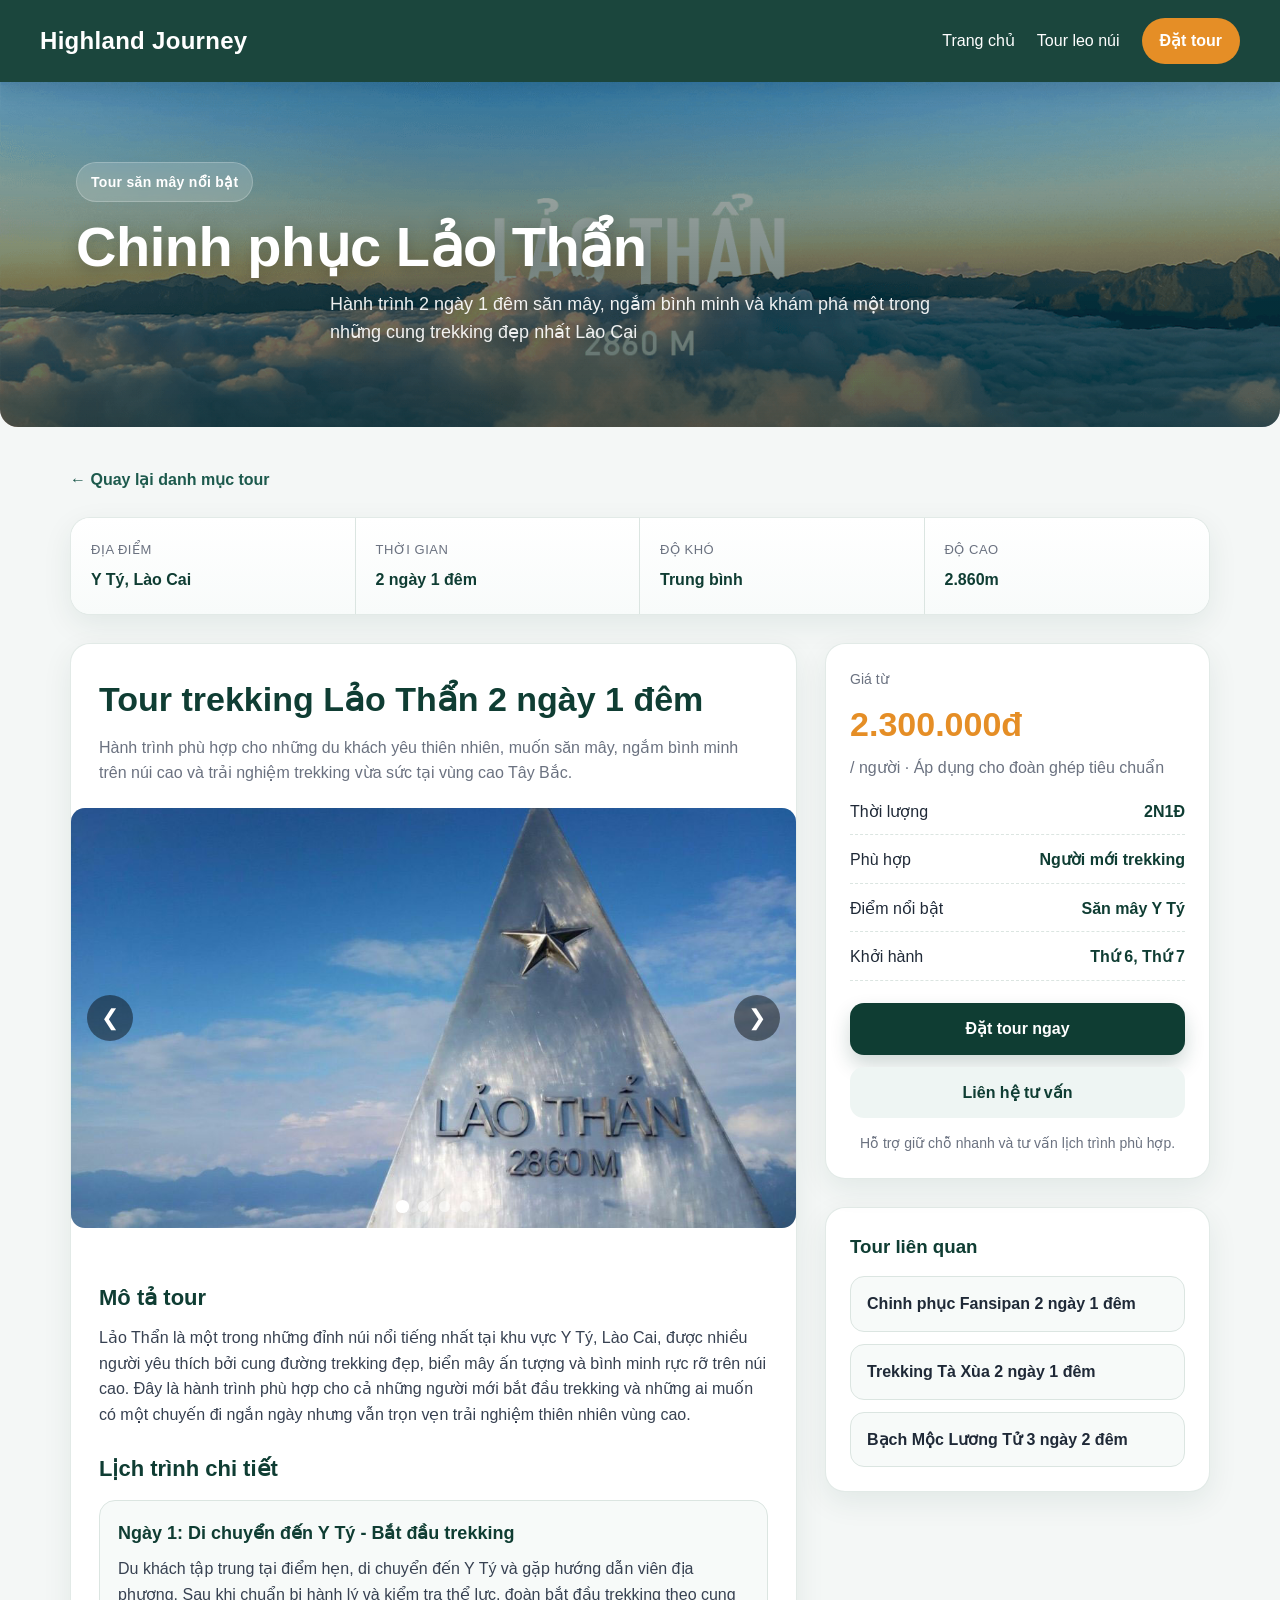
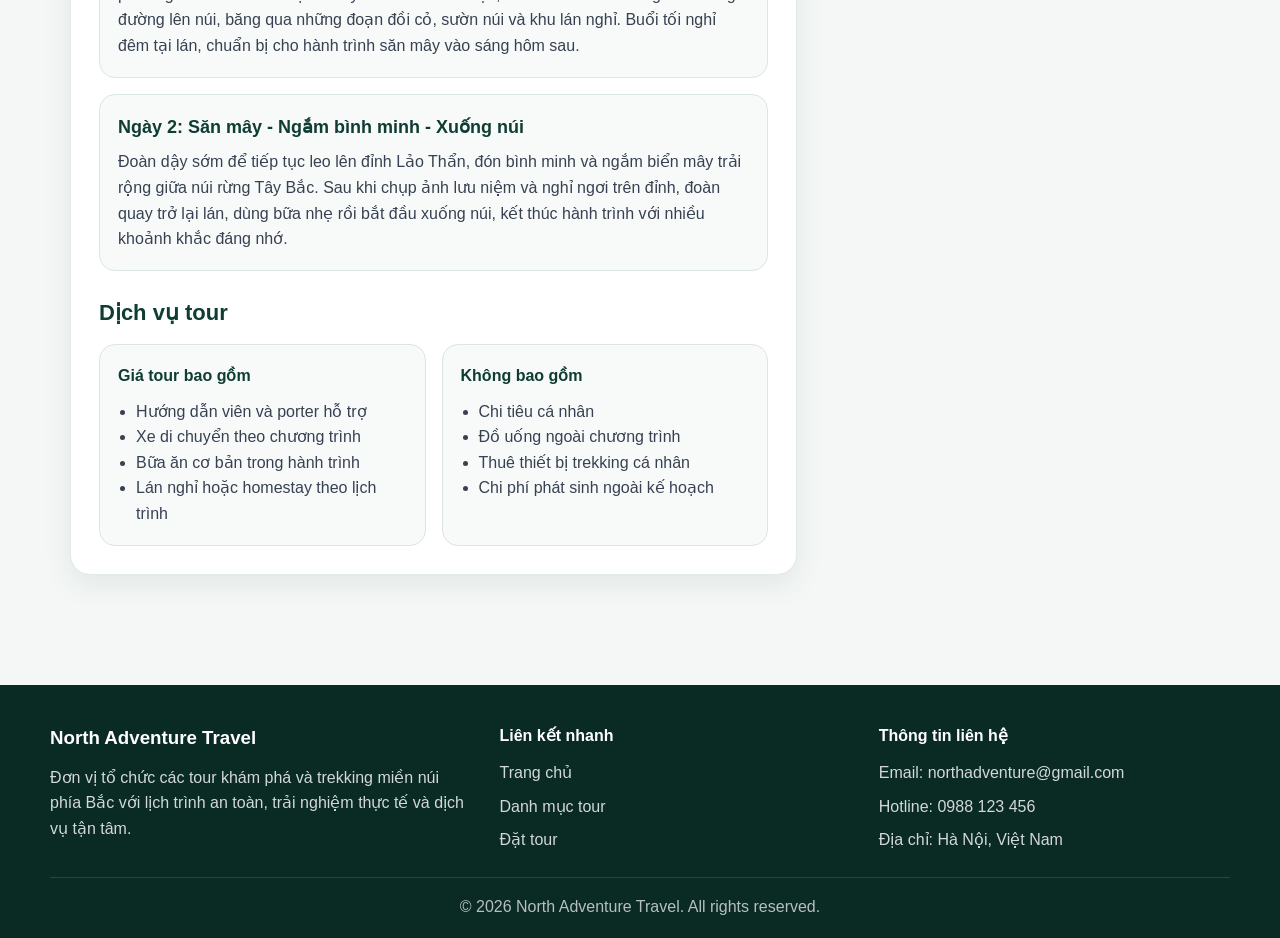
<file: baitaprv/Web/tour-laothan.html>
<!DOCTYPE html>
<html lang="vi">

<head>
  <meta charset="UTF-8">
  <meta name="viewport" content="width=device-width, initial-scale=1.0">
  <title>Tour Lảo Thẩn - North Adventure Travel</title>
  <link rel="stylesheet" href="style.css">
</head>

<body>

  <header>
    <div class="logo">Highland Journey</div>
    <nav>
      <a href="../index.html">Trang chủ</a>
      <a href="../tour-leo-nui.html">Tour leo núi</a>
      <a href="#booking" class="nav-cta">Đặt tour</a>
    </nav>
  </header>

  <section class="banner banner-small banner-laothan">
    <div class="banner-overlay"></div>

    <div class="banner-content banner-content-left">
      <span class="banner-tag">Tour săn mây nổi bật</span>
      <h1>Chinh phục Lảo Thẩn</h1>
      <p>Hành trình 2 ngày 1 đêm săn mây, ngắm bình minh và khám phá một trong những cung trekking đẹp nhất Lào Cai</p>
    </div>
  </section>

  <main class="tour-detail">
    <a href="danh-muc-tour.html" class="back-link">← Quay lại danh mục tour</a>

    <section class="info-strip">
      <div class="info-item">
        <span class="info-label">Địa điểm</span>
        <span class="info-value">Y Tý, Lào Cai</span>
      </div>
      <div class="info-item">
        <span class="info-label">Thời gian</span>
        <span class="info-value">2 ngày 1 đêm</span>
      </div>
      <div class="info-item">
        <span class="info-label">Độ khó</span>
        <span class="info-value">Trung bình</span>
      </div>
      <div class="info-item">
        <span class="info-label">Độ cao</span>
        <span class="info-value">2.860m</span>
      </div>
    </section>

    <section class="tour-layout">
      <section class="tour-card">
        <h2 class="tour-title">Tour trekking Lảo Thẩn 2 ngày 1 đêm</h2>
        <p class="tour-subtitle">
          Hành trình phù hợp cho những du khách yêu thiên nhiên, muốn săn mây, ngắm bình minh trên núi cao và trải nghiệm trekking vừa sức tại vùng cao Tây Bắc.
        </p>

        <div class="tour-slider">
          <div class="slider-track" id="sliderTrack">
            <div class="slide active">
              <img src="images/laothan/laothan.jpg" alt="Lảo Thẩn 1">
            </div>
            <div class="slide">
              <img src="images/laothan/laothan1.jpg" alt="Lảo Thẩn 2">
            </div>
            <div class="slide">
              <img src="images/laothan/laothan2.jpg" alt="Lảo Thẩn 3">
            </div>
            <div class="slide">
              <img src="images/laothan/laothan3.jpg" alt="Lảo Thẩn 4">
            </div>
          </div>

          <button class="slider-btn prev" id="prevBtn">&#10094;</button>
          <button class="slider-btn next" id="nextBtn">&#10095;</button>

          <div class="slider-dots" id="sliderDots">
            <span class="dot active" data-index="0"></span>
            <span class="dot" data-index="1"></span>
            <span class="dot" data-index="2"></span>
            <span class="dot" data-index="3"></span>
          </div>
        </div>

        <div class="tour-info">
          <h3>Mô tả tour</h3>
          <p>
            Lảo Thẩn là một trong những đỉnh núi nổi tiếng nhất tại khu vực Y Tý, Lào Cai, được nhiều người yêu thích bởi cung đường trekking đẹp,
            biển mây ấn tượng và bình minh rực rỡ trên núi cao. Đây là hành trình phù hợp cho cả những người mới bắt đầu trekking và những ai muốn
            có một chuyến đi ngắn ngày nhưng vẫn trọn vẹn trải nghiệm thiên nhiên vùng cao.
          </p>

          <h3>Lịch trình chi tiết</h3>
          <div class="day-plan">
            <article class="day-card">
              <h4>Ngày 1: Di chuyển đến Y Tý - Bắt đầu trekking</h4>
              <p>
                Du khách tập trung tại điểm hẹn, di chuyển đến Y Tý và gặp hướng dẫn viên địa phương. Sau khi chuẩn bị hành lý và kiểm tra thể lực,
                đoàn bắt đầu trekking theo cung đường lên núi, băng qua những đoạn đồi cỏ, sườn núi và khu lán nghỉ. Buổi tối nghỉ đêm tại lán,
                chuẩn bị cho hành trình săn mây vào sáng hôm sau.
              </p>
            </article>

            <article class="day-card">
              <h4>Ngày 2: Săn mây - Ngắm bình minh - Xuống núi</h4>
              <p>
                Đoàn dậy sớm để tiếp tục leo lên đỉnh Lảo Thẩn, đón bình minh và ngắm biển mây trải rộng giữa núi rừng Tây Bắc.
                Sau khi chụp ảnh lưu niệm và nghỉ ngơi trên đỉnh, đoàn quay trở lại lán, dùng bữa nhẹ rồi bắt đầu xuống núi,
                kết thúc hành trình với nhiều khoảnh khắc đáng nhớ.
              </p>
            </article>
          </div>

          <h3>Dịch vụ tour</h3>
          <div class="feature-list">
            <div class="feature-box">
              <h4>Giá tour bao gồm</h4>
              <ul>
                <li>Hướng dẫn viên và porter hỗ trợ</li>
                <li>Xe di chuyển theo chương trình</li>
                <li>Bữa ăn cơ bản trong hành trình</li>
                <li>Lán nghỉ hoặc homestay theo lịch trình</li>
              </ul>
            </div>

            <div class="feature-box">
              <h4>Không bao gồm</h4>
              <ul>
                <li>Chi tiêu cá nhân</li>
                <li>Đồ uống ngoài chương trình</li>
                <li>Thuê thiết bị trekking cá nhân</li>
                <li>Chi phí phát sinh ngoài kế hoạch</li>
              </ul>
            </div>
          </div>
        </div>
      </section>

      <aside>
        <section class="booking-card" id="booking">
          <p class="booking-label">Giá từ</p>
          <p class="tour-price">2.300.000đ</p>
          <p class="price-note">/ người · Áp dụng cho đoàn ghép tiêu chuẩn</p>

          <div class="booking-meta">
            <div><span>Thời lượng</span><strong>2N1Đ</strong></div>
            <div><span>Phù hợp</span><strong>Người mới trekking</strong></div>
            <div><span>Điểm nổi bật</span><strong>Săn mây Y Tý</strong></div>
            <div><span>Khởi hành</span><strong>Thứ 6, Thứ 7</strong></div>
          </div>

          <a href="#" class="btn-primary">Đặt tour ngay</a>
          <a href="#" class="btn-secondary">Liên hệ tư vấn</a>
          <p class="booking-note">Hỗ trợ giữ chỗ nhanh và tư vấn lịch trình phù hợp.</p>
        </section>

        <section class="related-tours">
          <h3>Tour liên quan</h3>
          <div class="related-links">
            <a href="tour-fansipan.html">Chinh phục Fansipan 2 ngày 1 đêm</a>
            <a href="trekking-taxua.html">Trekking Tà Xùa 2 ngày 1 đêm</a>
            <a href="tour-BMLT.html">Bạch Mộc Lương Tử 3 ngày 2 đêm</a>
          </div>
        </section>
      </aside>
    </section>
  </main>

  <footer>
    <div class="footer-content">
      <div>
        <h3>North Adventure Travel</h3>
        <p>
          Đơn vị tổ chức các tour khám phá và trekking miền núi phía Bắc với lịch trình an toàn, trải nghiệm thực tế và
          dịch vụ tận tâm.
        </p>
      </div>

      <div>
        <h4>Liên kết nhanh</h4>
        <ul>
          <li><a href="../index.html">Trang chủ</a></li>
          <li><a href="../tour-leo-nui.html">Danh mục tour</a></li>
          <li><a href="#booking">Đặt tour</a></li>
        </ul>
      </div>

      <div>
        <h4>Thông tin liên hệ</h4>
        <ul>
          <li>Email: northadventure@gmail.com</li>
          <li>Hotline: 0988 123 456</li>
          <li>Địa chỉ: Hà Nội, Việt Nam</li>
        </ul>
      </div>
    </div>

    <div class="footer-bottom">
      <p>© 2026 North Adventure Travel. All rights reserved.</p>
    </div>
  </footer>

  <script>
    const slides = document.querySelectorAll(".slide");
    const dots = document.querySelectorAll(".dot");
    const prevBtn = document.getElementById("prevBtn");
    const nextBtn = document.getElementById("nextBtn");

    let currentIndex = 0;

    function showSlide(index) {
      slides.forEach((slide) => slide.classList.remove("active"));
      dots.forEach((dot) => dot.classList.remove("active"));

      slides[index].classList.add("active");
      dots[index].classList.add("active");
      currentIndex = index;
    }

    nextBtn.addEventListener("click", () => {
      let nextIndex = (currentIndex + 1) % slides.length;
      showSlide(nextIndex);
    });

    prevBtn.addEventListener("click", () => {
      let prevIndex = (currentIndex - 1 + slides.length) % slides.length;
      showSlide(prevIndex);
    });

    dots.forEach((dot) => {
      dot.addEventListener("click", () => {
        const index = Number(dot.getAttribute("data-index"));
        showSlide(index);
      });
    });

    setInterval(() => {
      let nextIndex = (currentIndex + 1) % slides.length;
      showSlide(nextIndex);
    }, 4000);
  </script>

</body>

</html>
</file>
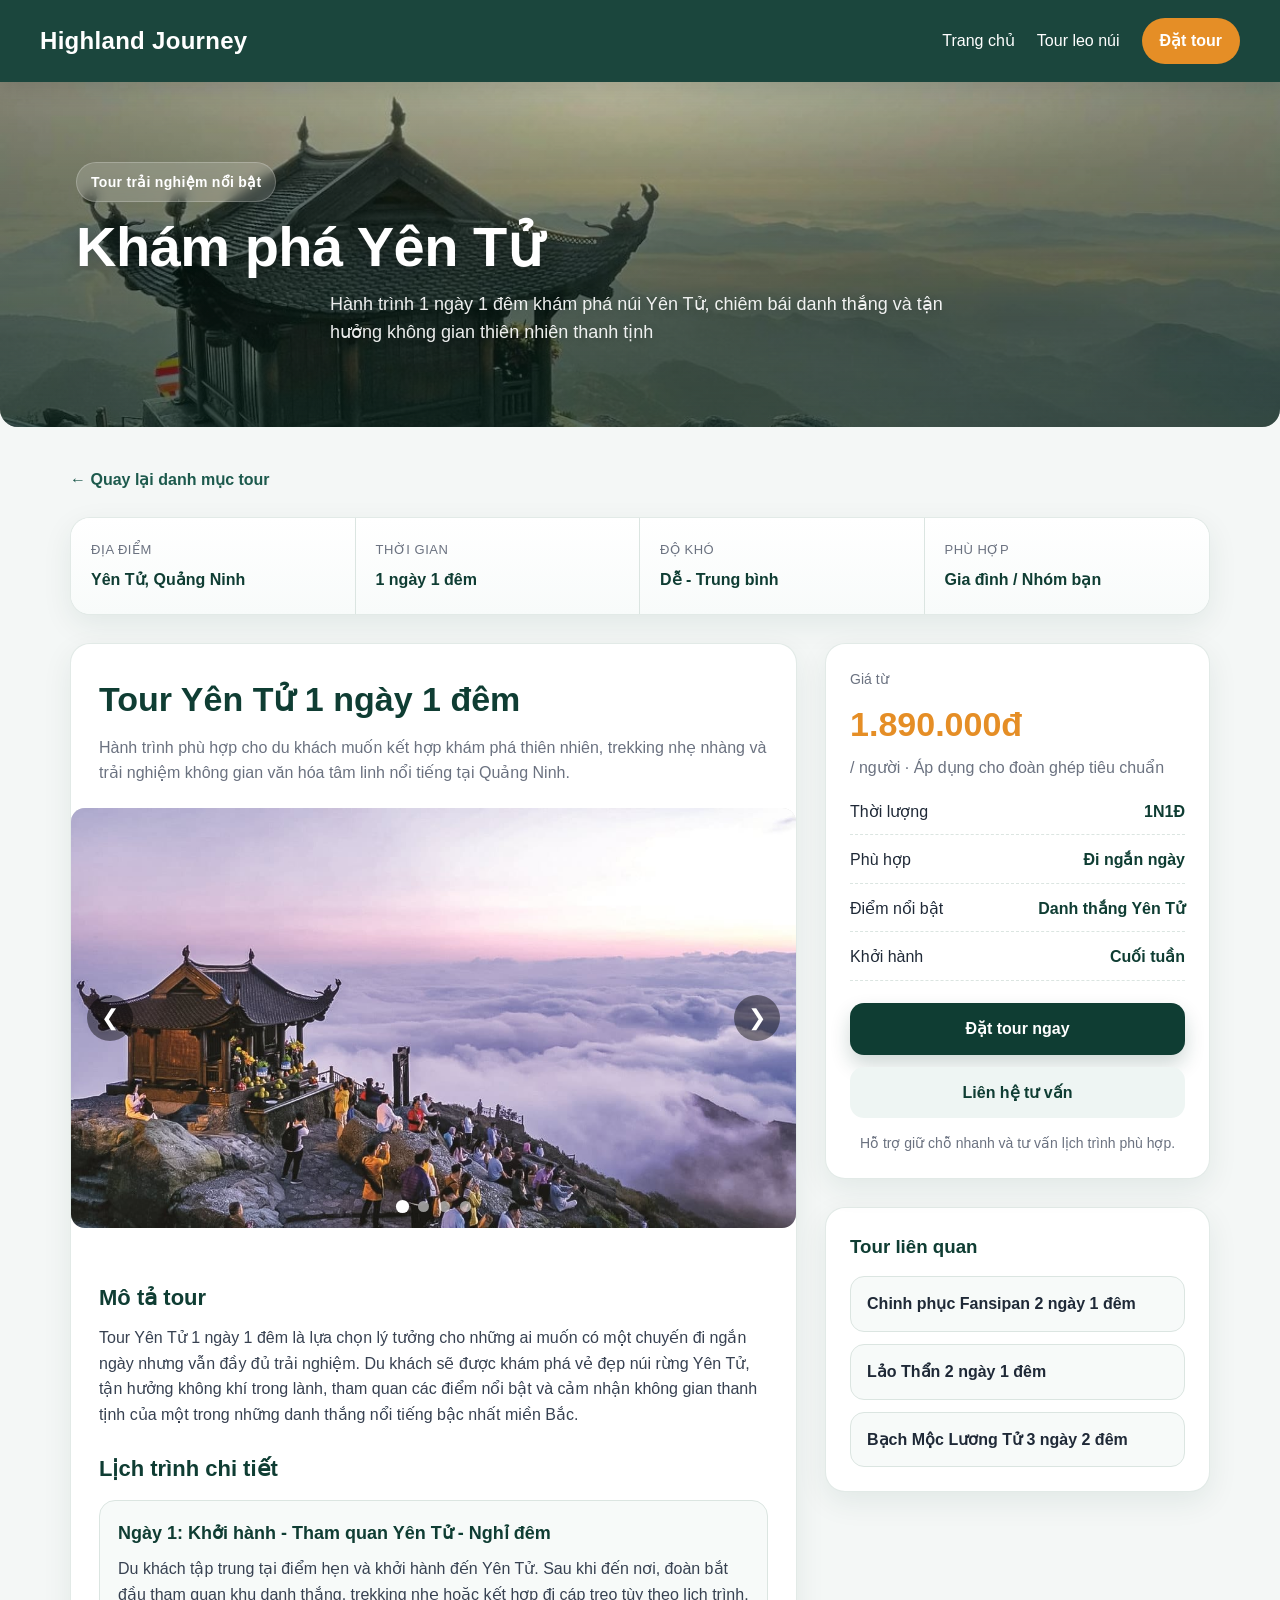
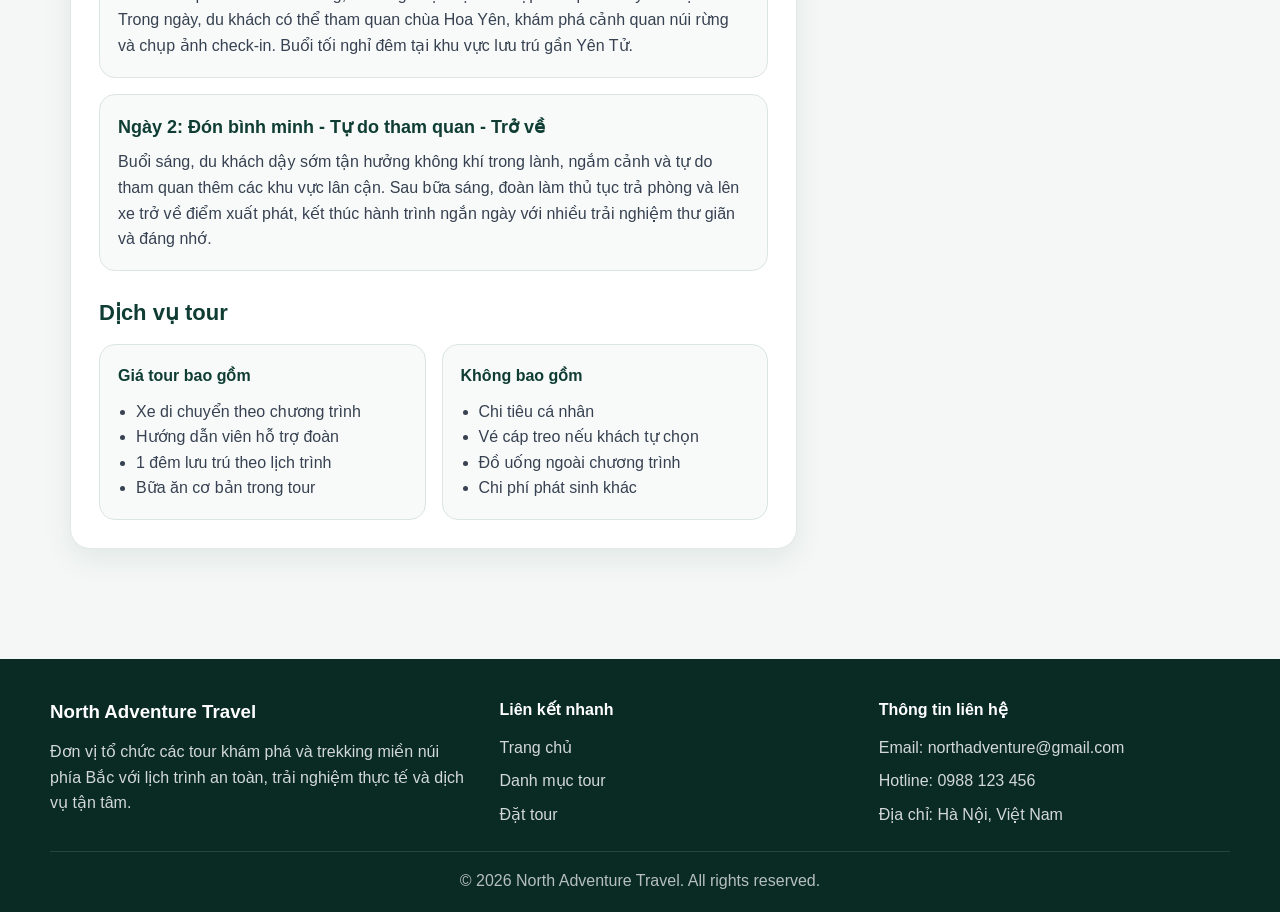
<file: baitaprv/Web/tour-yentu.html>
<!DOCTYPE html>
<html lang="vi">

<head>
    <meta charset="UTF-8">
    <meta name="viewport" content="width=device-width, initial-scale=1.0">
    <title>Tour Yên Tử - North Adventure Travel</title>
    <link rel="stylesheet" href="style.css">
</head>

<body>

    <header>
        <div class="logo">Highland Journey</div>
        <nav>
            <a href="../index.html">Trang chủ</a>
            <a href="../tour-leo-nui.html">Tour leo núi</a>
            <a href="#booking" class="nav-cta">Đặt tour</a>
        </nav>
    </header>

    <section class="banner banner-small banner-yentu">
        <div class="banner-overlay"></div>

        <div class="banner-content banner-content-left">
            <span class="banner-tag">Tour trải nghiệm nổi bật</span>
            <h1>Khám phá Yên Tử</h1>
            <p>Hành trình 1 ngày 1 đêm khám phá núi Yên Tử, chiêm bái danh thắng và tận hưởng không gian thiên nhiên
                thanh tịnh</p>
        </div>
    </section>

    <main class="tour-detail">
        <a href="danh-muc-tour.html" class="back-link">← Quay lại danh mục tour</a>

        <section class="info-strip">
            <div class="info-item">
                <span class="info-label">Địa điểm</span>
                <span class="info-value">Yên Tử, Quảng Ninh</span>
            </div>
            <div class="info-item">
                <span class="info-label">Thời gian</span>
                <span class="info-value">1 ngày 1 đêm</span>
            </div>
            <div class="info-item">
                <span class="info-label">Độ khó</span>
                <span class="info-value">Dễ - Trung bình</span>
            </div>
            <div class="info-item">
                <span class="info-label">Phù hợp</span>
                <span class="info-value">Gia đình / Nhóm bạn</span>
            </div>
        </section>

        <section class="tour-layout">
            <section class="tour-card">
                <h2 class="tour-title">Tour Yên Tử 1 ngày 1 đêm</h2>
                <p class="tour-subtitle">
                    Hành trình phù hợp cho du khách muốn kết hợp khám phá thiên nhiên, trekking nhẹ nhàng và trải nghiệm
                    không gian văn hóa tâm linh nổi tiếng tại Quảng Ninh.
                </p>

                <div class="tour-slider">
                    <div class="slider-track" id="sliderTrack">
                        <div class="slide active">
                            <img src="images/yentu/yentu.jpeg" alt="Yên Tử 1">
                        </div>
                        <div class="slide">
                            <img src="images/yentu/yentu1.jpg" alt="Yên Tử 2">
                        </div>
                        <div class="slide">
                            <img src="images/yentu/yentu2.jpg" alt="Yên Tử 3">
                        </div>
                        <div class="slide">
                            <img src="images/yentu/yentu3.jpg" alt="Yên Tử 4">
                        </div>
                    </div>

                    <button class="slider-btn prev" id="prevBtn">&#10094;</button>
                    <button class="slider-btn next" id="nextBtn">&#10095;</button>

                    <div class="slider-dots" id="sliderDots">
                        <span class="dot active" data-index="0"></span>
                        <span class="dot" data-index="1"></span>
                        <span class="dot" data-index="2"></span>
                        <span class="dot" data-index="3"></span>
                    </div>
                </div>

                <div class="tour-info">
                    <h3>Mô tả tour</h3>
                    <p>
                        Tour Yên Tử 1 ngày 1 đêm là lựa chọn lý tưởng cho những ai muốn có một chuyến đi ngắn ngày nhưng
                        vẫn đầy đủ trải nghiệm.
                        Du khách sẽ được khám phá vẻ đẹp núi rừng Yên Tử, tận hưởng không khí trong lành, tham quan các
                        điểm nổi bật và cảm nhận
                        không gian thanh tịnh của một trong những danh thắng nổi tiếng bậc nhất miền Bắc.
                    </p>

                    <h3>Lịch trình chi tiết</h3>
                    <div class="day-plan">
                        <article class="day-card">
                            <h4>Ngày 1: Khởi hành - Tham quan Yên Tử - Nghỉ đêm</h4>
                            <p>
                                Du khách tập trung tại điểm hẹn và khởi hành đến Yên Tử. Sau khi đến nơi, đoàn bắt đầu
                                tham quan khu danh thắng,
                                trekking nhẹ hoặc kết hợp đi cáp treo tùy theo lịch trình. Trong ngày, du khách có thể
                                tham quan chùa Hoa Yên,
                                khám phá cảnh quan núi rừng và chụp ảnh check-in. Buổi tối nghỉ đêm tại khu vực lưu trú
                                gần Yên Tử.
                            </p>
                        </article>

                        <article class="day-card">
                            <h4>Ngày 2: Đón bình minh - Tự do tham quan - Trở về</h4>
                            <p>
                                Buổi sáng, du khách dậy sớm tận hưởng không khí trong lành, ngắm cảnh và tự do tham quan
                                thêm các khu vực lân cận.
                                Sau bữa sáng, đoàn làm thủ tục trả phòng và lên xe trở về điểm xuất phát, kết thúc hành
                                trình ngắn ngày với nhiều trải nghiệm thư giãn và đáng nhớ.
                            </p>
                        </article>
                    </div>

                    <h3>Dịch vụ tour</h3>
                    <div class="feature-list">
                        <div class="feature-box">
                            <h4>Giá tour bao gồm</h4>
                            <ul>
                                <li>Xe di chuyển theo chương trình</li>
                                <li>Hướng dẫn viên hỗ trợ đoàn</li>
                                <li>1 đêm lưu trú theo lịch trình</li>
                                <li>Bữa ăn cơ bản trong tour</li>
                            </ul>
                        </div>

                        <div class="feature-box">
                            <h4>Không bao gồm</h4>
                            <ul>
                                <li>Chi tiêu cá nhân</li>
                                <li>Vé cáp treo nếu khách tự chọn</li>
                                <li>Đồ uống ngoài chương trình</li>
                                <li>Chi phí phát sinh khác</li>
                            </ul>
                        </div>
                    </div>
                </div>
            </section>

            <aside>
                <section class="booking-card" id="booking">
                    <p class="booking-label">Giá từ</p>
                    <p class="tour-price">1.890.000đ</p>
                    <p class="price-note">/ người · Áp dụng cho đoàn ghép tiêu chuẩn</p>

                    <div class="booking-meta">
                        <div><span>Thời lượng</span><strong>1N1Đ</strong></div>
                        <div><span>Phù hợp</span><strong>Đi ngắn ngày</strong></div>
                        <div><span>Điểm nổi bật</span><strong>Danh thắng Yên Tử</strong></div>
                        <div><span>Khởi hành</span><strong>Cuối tuần</strong></div>
                    </div>

                    <a href="#" class="btn-primary">Đặt tour ngay</a>
                    <a href="#" class="btn-secondary">Liên hệ tư vấn</a>
                    <p class="booking-note">Hỗ trợ giữ chỗ nhanh và tư vấn lịch trình phù hợp.</p>
                </section>

                <section class="related-tours">
                    <h3>Tour liên quan</h3>
                    <div class="related-links">
                        <a href="tour-fansipan.html">Chinh phục Fansipan 2 ngày 1 đêm</a>
                        <a href="tour-laothan.html">Lảo Thẩn 2 ngày 1 đêm</a>
                        <a href="tour-BMLT.html">Bạch Mộc Lương Tử 3 ngày 2 đêm</a>
                    </div>
                </section>
            </aside>
        </section>
    </main>

    <footer>
        <div class="footer-content">
            <div>
                <h3>North Adventure Travel</h3>
                <p>
                    Đơn vị tổ chức các tour khám phá và trekking miền núi phía Bắc với lịch trình an toàn, trải nghiệm
                    thực tế và
                    dịch vụ tận tâm.
                </p>
            </div>

            <div>
                <h4>Liên kết nhanh</h4>
                <ul>
                    <li><a href="../index.html">Trang chủ</a></li>
                    <li><a href="../tour-leo-nui.html">Danh mục tour</a></li>
                    <li><a href="#booking">Đặt tour</a></li>
                </ul>
            </div>

            <div>
                <h4>Thông tin liên hệ</h4>
                <ul>
                    <li>Email: northadventure@gmail.com</li>
                    <li>Hotline: 0988 123 456</li>
                    <li>Địa chỉ: Hà Nội, Việt Nam</li>
                </ul>
            </div>
        </div>

        <div class="footer-bottom">
            <p>© 2026 North Adventure Travel. All rights reserved.</p>
        </div>
    </footer>

    <script>
        const slides = document.querySelectorAll(".slide");
        const dots = document.querySelectorAll(".dot");
        const prevBtn = document.getElementById("prevBtn");
        const nextBtn = document.getElementById("nextBtn");

        let currentIndex = 0;

        function showSlide(index) {
            slides.forEach((slide) => slide.classList.remove("active"));
            dots.forEach((dot) => dot.classList.remove("active"));

            slides[index].classList.add("active");
            dots[index].classList.add("active");
            currentIndex = index;
        }

        nextBtn.addEventListener("click", () => {
            let nextIndex = (currentIndex + 1) % slides.length;
            showSlide(nextIndex);
        });

        prevBtn.addEventListener("click", () => {
            let prevIndex = (currentIndex - 1 + slides.length) % slides.length;
            showSlide(prevIndex);
        });

        dots.forEach((dot) => {
            dot.addEventListener("click", () => {
                const index = Number(dot.getAttribute("data-index"));
                showSlide(index);
            });
        });

        setInterval(() => {
            let nextIndex = (currentIndex + 1) % slides.length;
            showSlide(nextIndex);
        }, 4000);
    </script>

</body>

</html>
</file>
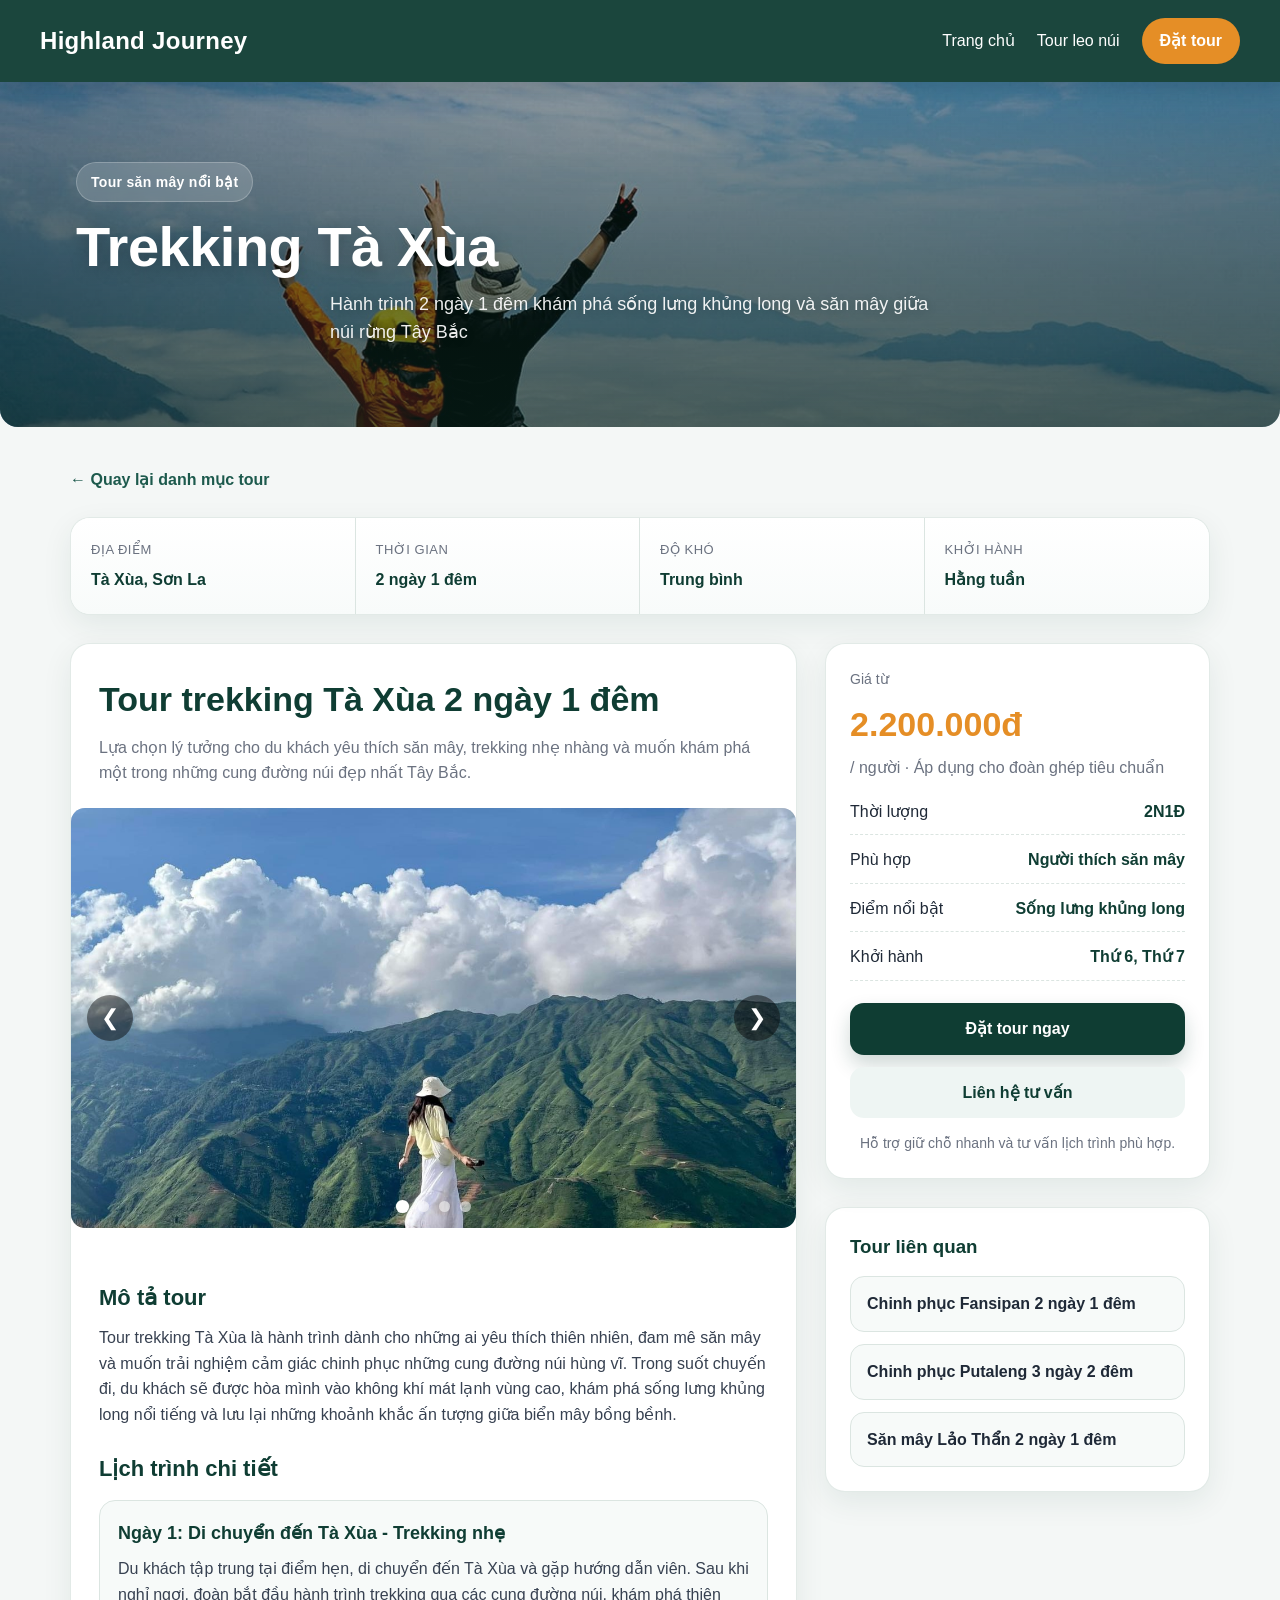
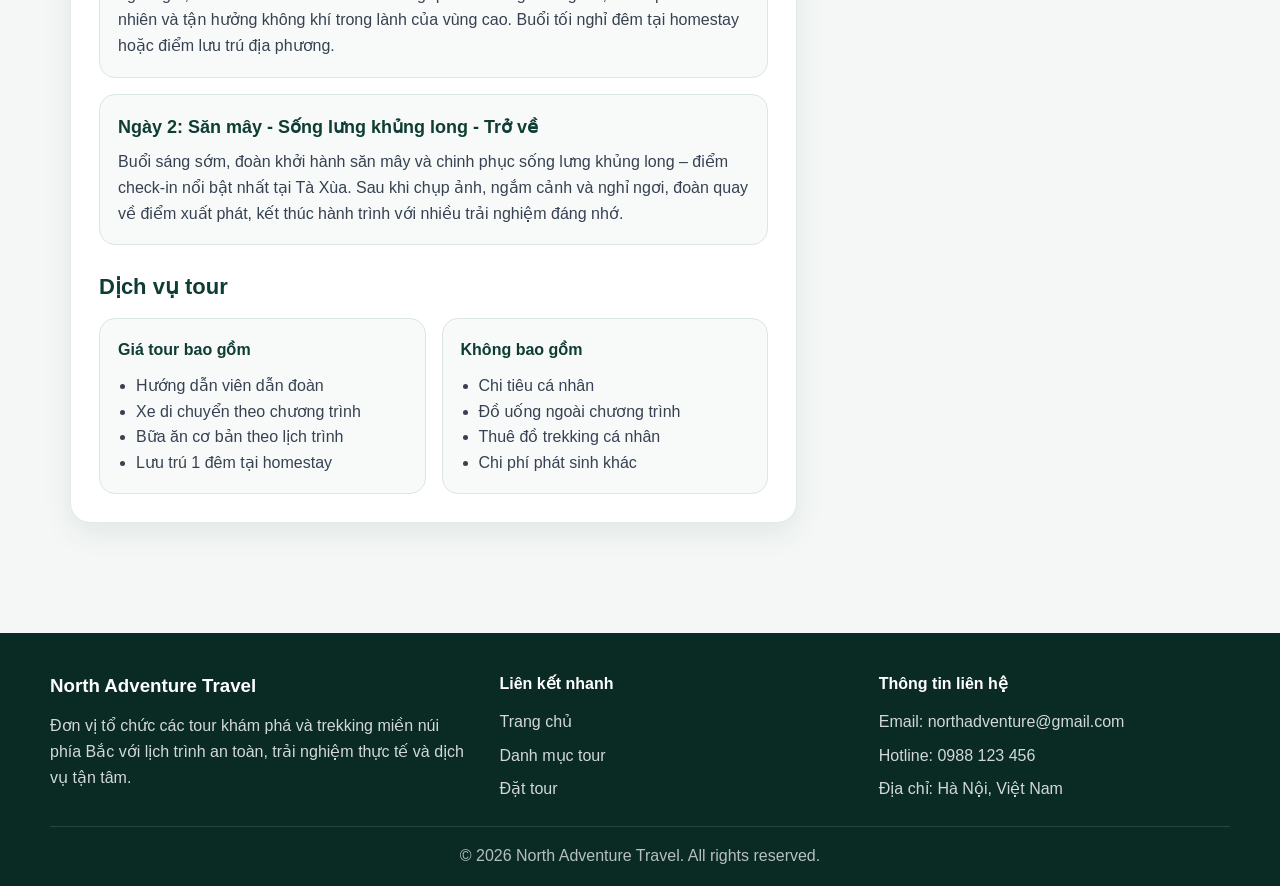
<file: baitaprv/Web/trekking-taxua.html>
<!DOCTYPE html>
<html lang="vi">

<head>
  <meta charset="UTF-8">
  <meta name="viewport" content="width=device-width, initial-scale=1.0">
  <title>Tour Tà Xùa - North Adventure Travel</title>
  <link rel="stylesheet" href="style.css">
</head>

<body>

  <header>
    <div class="logo">Highland Journey</div>
    <nav>
      <a href="../index.html">Trang chủ</a>
      <a href="../tour-leo-nui.html">Tour leo núi</a>
      <a href="#booking" class="nav-cta">Đặt tour</a>
    </nav>
  </header>

  <section class="banner banner-small banner-taxua">
    <div class="banner-overlay"></div>

    <div class="banner-content banner-content-left">
      <span class="banner-tag">Tour săn mây nổi bật</span>
      <h1>Trekking Tà Xùa</h1>
      <p>Hành trình 2 ngày 1 đêm khám phá sống lưng khủng long và săn mây giữa núi rừng Tây Bắc</p>
    </div>
  </section>

  <main class="tour-detail">
    <a href="danh-muc-tour.html" class="back-link">← Quay lại danh mục tour</a>

    <section class="info-strip">
      <div class="info-item">
        <span class="info-label">Địa điểm</span>
        <span class="info-value">Tà Xùa, Sơn La</span>
      </div>
      <div class="info-item">
        <span class="info-label">Thời gian</span>
        <span class="info-value">2 ngày 1 đêm</span>
      </div>
      <div class="info-item">
        <span class="info-label">Độ khó</span>
        <span class="info-value">Trung bình</span>
      </div>
      <div class="info-item">
        <span class="info-label">Khởi hành</span>
        <span class="info-value">Hằng tuần</span>
      </div>
    </section>

    <section class="tour-layout">
      <section class="tour-card">
        <h2 class="tour-title">Tour trekking Tà Xùa 2 ngày 1 đêm</h2>
        <p class="tour-subtitle">
          Lựa chọn lý tưởng cho du khách yêu thích săn mây, trekking nhẹ nhàng và muốn khám phá một trong những cung đường núi đẹp nhất Tây Bắc.
        </p>

        <div class="tour-slider">
          <div class="slider-track" id="sliderTrack">
            <div class="slide active">
              <img src="images/taxua/taxua.jpg" alt="Tà Xùa 1">
            </div>
            <div class="slide">
              <img src="images/taxua/taxua1.jpg" alt="Tà Xùa 2">
            </div>
            <div class="slide">
              <img src="images/taxua/taxua2.jpg" alt="Tà Xùa 3">
            </div>
            <div class="slide">
              <img src="images/taxua/taxua3.jpg" alt="Tà Xùa 4">
            </div>
          </div>

          <button class="slider-btn prev" id="prevBtn">&#10094;</button>
          <button class="slider-btn next" id="nextBtn">&#10095;</button>

          <div class="slider-dots" id="sliderDots">
            <span class="dot active" data-index="0"></span>
            <span class="dot" data-index="1"></span>
            <span class="dot" data-index="2"></span>
            <span class="dot" data-index="3"></span>
          </div>
        </div>

        <div class="tour-info">
          <h3>Mô tả tour</h3>
          <p>
            Tour trekking Tà Xùa là hành trình dành cho những ai yêu thích thiên nhiên, đam mê săn mây và muốn trải nghiệm
            cảm giác chinh phục những cung đường núi hùng vĩ. Trong suốt chuyến đi, du khách sẽ được hòa mình vào không khí
            mát lạnh vùng cao, khám phá sống lưng khủng long nổi tiếng và lưu lại những khoảnh khắc ấn tượng giữa biển mây bồng bềnh.
          </p>

          <h3>Lịch trình chi tiết</h3>
          <div class="day-plan">
            <article class="day-card">
              <h4>Ngày 1: Di chuyển đến Tà Xùa - Trekking nhẹ</h4>
              <p>
                Du khách tập trung tại điểm hẹn, di chuyển đến Tà Xùa và gặp hướng dẫn viên. Sau khi nghỉ ngơi, đoàn bắt đầu
                hành trình trekking qua các cung đường núi, khám phá thiên nhiên và tận hưởng không khí trong lành của vùng cao.
                Buổi tối nghỉ đêm tại homestay hoặc điểm lưu trú địa phương.
              </p>
            </article>

            <article class="day-card">
              <h4>Ngày 2: Săn mây - Sống lưng khủng long - Trở về</h4>
              <p>
                Buổi sáng sớm, đoàn khởi hành săn mây và chinh phục sống lưng khủng long – điểm check-in nổi bật nhất tại Tà Xùa.
                Sau khi chụp ảnh, ngắm cảnh và nghỉ ngơi, đoàn quay về điểm xuất phát, kết thúc hành trình với nhiều trải nghiệm đáng nhớ.
              </p>
            </article>
          </div>

          <h3>Dịch vụ tour</h3>
          <div class="feature-list">
            <div class="feature-box">
              <h4>Giá tour bao gồm</h4>
              <ul>
                <li>Hướng dẫn viên dẫn đoàn</li>
                <li>Xe di chuyển theo chương trình</li>
                <li>Bữa ăn cơ bản theo lịch trình</li>
                <li>Lưu trú 1 đêm tại homestay</li>
              </ul>
            </div>

            <div class="feature-box">
              <h4>Không bao gồm</h4>
              <ul>
                <li>Chi tiêu cá nhân</li>
                <li>Đồ uống ngoài chương trình</li>
                <li>Thuê đồ trekking cá nhân</li>
                <li>Chi phí phát sinh khác</li>
              </ul>
            </div>
          </div>
        </div>
      </section>

      <aside>
        <section class="booking-card" id="booking">
          <p class="booking-label">Giá từ</p>
          <p class="tour-price">2.200.000đ</p>
          <p class="price-note">/ người · Áp dụng cho đoàn ghép tiêu chuẩn</p>

          <div class="booking-meta">
            <div><span>Thời lượng</span><strong>2N1Đ</strong></div>
            <div><span>Phù hợp</span><strong>Người thích săn mây</strong></div>
            <div><span>Điểm nổi bật</span><strong>Sống lưng khủng long</strong></div>
            <div><span>Khởi hành</span><strong>Thứ 6, Thứ 7</strong></div>
          </div>

          <a href="#" class="btn-primary">Đặt tour ngay</a>
          <a href="#" class="btn-secondary">Liên hệ tư vấn</a>
          <p class="booking-note">Hỗ trợ giữ chỗ nhanh và tư vấn lịch trình phù hợp.</p>
        </section>

        <section class="related-tours">
          <h3>Tour liên quan</h3>
          <div class="related-links">
            <a href="tour-fansipan.html">Chinh phục Fansipan 2 ngày 1 đêm</a>
            <a href="tour-putaleng.html">Chinh phục Putaleng 3 ngày 2 đêm</a>
            <a href="trekking-laothan.html">Săn mây Lảo Thẩn 2 ngày 1 đêm</a>
          </div>
        </section>
      </aside>
    </section>
  </main>

  <footer>
    <div class="footer-content">
      <div>
        <h3>North Adventure Travel</h3>
        <p>
          Đơn vị tổ chức các tour khám phá và trekking miền núi phía Bắc với lịch trình an toàn, trải nghiệm thực tế và
          dịch vụ tận tâm.
        </p>
      </div>

      <div>
        <h4>Liên kết nhanh</h4>
        <ul>
          <li><a href="../index.html">Trang chủ</a></li>
          <li><a href="../tour-leo-nui.html">Danh mục tour</a></li>
          <li><a href="#booking">Đặt tour</a></li>
        </ul>
      </div>

      <div>
        <h4>Thông tin liên hệ</h4>
        <ul>
          <li>Email: northadventure@gmail.com</li>
          <li>Hotline: 0988 123 456</li>
          <li>Địa chỉ: Hà Nội, Việt Nam</li>
        </ul>
      </div>
    </div>

    <div class="footer-bottom">
      <p>© 2026 North Adventure Travel. All rights reserved.</p>
    </div>
  </footer>

  <script>
    const slides = document.querySelectorAll(".slide");
    const dots = document.querySelectorAll(".dot");
    const prevBtn = document.getElementById("prevBtn");
    const nextBtn = document.getElementById("nextBtn");

    let currentIndex = 0;

    function showSlide(index) {
      slides.forEach((slide) => slide.classList.remove("active"));
      dots.forEach((dot) => dot.classList.remove("active"));

      slides[index].classList.add("active");
      dots[index].classList.add("active");
      currentIndex = index;
    }

    nextBtn.addEventListener("click", () => {
      let nextIndex = (currentIndex + 1) % slides.length;
      showSlide(nextIndex);
    });

    prevBtn.addEventListener("click", () => {
      let prevIndex = (currentIndex - 1 + slides.length) % slides.length;
      showSlide(prevIndex);
    });

    dots.forEach((dot) => {
      dot.addEventListener("click", () => {
        const index = Number(dot.getAttribute("data-index"));
        showSlide(index);
      });
    });

    setInterval(() => {
      let nextIndex = (currentIndex + 1) % slides.length;
      showSlide(nextIndex);
    }, 4000);
  </script>

</body>

</html>
</file>
<file: baitaprv/style.css>
* {
    margin: 0;
    padding: 0;
    box-sizing: border-box;
}

body {
    font-family: 'Segoe UI', Tahoma, Geneva, Verdana, sans-serif;
    background: linear-gradient(135deg, #f5f7fa 0%, #c3cfe2 100%);
    min-height: 100vh;
    line-height: 1.6;
}

.top-banner {
    background: linear-gradient(90deg, #2c7a7b, #1f5a5b);
    color: white;
    text-align: center;
    padding: 15px 0;
    font-weight: bold;
    box-shadow: 0 2px 8px rgba(0, 0, 0, 0.1);
}


.header-main {
    display: flex;
    justify-content: space-between;
    align-items: center;
    padding: 20px 60px;
    background: white;
    box-shadow: 0 2px 10px rgba(0, 0, 0, 0.05);
}

.logo {
    display: flex;
    align-items: center;
    font-size: 20px;
    font-weight: bold;
    color: #2c7a7b;
}

.logo img {
    width: 45px;
    margin-right: 12px;
}

nav a {
    margin: 0 20px;
    text-decoration: none;
    color: #333;
    font-weight: 600;
    transition: color 0.3s ease;
    font-size: 15px;
}

nav a:hover {
    color: #2c7a7b;
}

main {
    width: 95%;
    max-width: 1400px;
    margin: 40px auto;
}

.section-title {
    margin-top: 40px;
    margin-bottom: 25px;
    color: #2c7a7b;
    font-size: 28px;
    font-weight: 700;
    position: relative;
    padding-bottom: 10px;
}

.section-title::after {
    content: '';
    position: absolute;
    bottom: 0;
    left: 0;
    width: 60px;
    height: 4px;
    background: linear-gradient(90deg, #2c7a7b, #4da6a7);
    border-radius: 2px;
}

.tour-container {
    display: grid;
    grid-template-columns: repeat(auto-fill, minmax(280px, 1fr));
    gap: 25px;
    margin-bottom: 40px;
}

.tour-card {
    background: white;
    border-radius: 12px;
    overflow: hidden;
    box-shadow: 0 4px 15px rgba(0, 0, 0, 0.1);
    transition: transform 0.3s ease, box-shadow 0.3s ease;
    position: relative;
}

.tour-card:hover {
    transform: translateY(-8px);
    box-shadow: 0 8px 25px rgba(44, 122, 123, 0.3);
}

.badge {
    position: absolute;
    top: 15px;
    right: 15px;
    background: linear-gradient(135deg, #ff6b6b, #ff5252);
    color: white;
    padding: 8px 15px;
    border-radius: 20px;
    font-size: 13px;
    font-weight: 600;
    z-index: 10;
    box-shadow: 0 3px 8px rgba(0, 0, 0, 0.2);
}

.badge.new {
    background: linear-gradient(135deg, #4ecdc4, #44a08d);
}

.badge.sale {
    background: linear-gradient(135deg, #ffa500, #ff8c00);
}

.tour-card img {
    width: 100%;
    height: 200px;
    object-fit: cover;
    display: block;
}

.tour-info {
    padding: 20px;
}

.tour-location {
    color: #2c7a7b;
    font-size: 13px;
    font-weight: 600;
    text-transform: uppercase;
    letter-spacing: 0.5px;
    margin-bottom: 8px;
}

.tour-info h3 {
    margin: 8px 0 12px 0;
    font-size: 18px;
    color: #333;
    font-weight: 700;
    line-height: 1.4;
    min-height: 50px;
}

.tour-meta {
    display: grid;
    grid-template-columns: 1fr 1fr;
    gap: 10px;
    margin-bottom: 12px;
    padding-bottom: 12px;
    border-bottom: 1px solid #eee;
    font-size: 13px;
    color: #666;
}

.meta-item {
    display: flex;
    align-items: center;
    gap: 6px;
}

.meta-item strong {
    color: #333;
}

.difficulty {
    display: flex;
    align-items: center;
    gap: 8px;
    margin-bottom: 12px;
    font-size: 13px;
    color: #666;
}

.difficulty span:first-child {
    font-weight: 600;
}

.difficulty-dots {
    display: flex;
    gap: 4px;
}

.dot {
    width: 8px;
    height: 8px;
    border-radius: 50%;
    background: #ddd;
    transition: background 0.2s;
}

.dot.active {
    background: #2c7a7b;
}

.dot.hard {
    background: #ff6b6b;
}

.dot.extreme {
    background: #d63031;
}

.price {
    color: #ff6b6b;
    font-weight: 700;
    font-size: 20px;
    margin: 12px 0;
}

.price-note {
    font-size: 12px;
    color: #999;
    font-weight: normal;
}

.view-detail-btn {
    display: inline-block;
    text-align: center;
    padding: 10px 16px;
    background: linear-gradient(135deg, #2c7a7b, #1f5a5b);
    color: white;
    text-decoration: none;
    border-radius: 6px;
    font-weight: 600;
    font-size: 14px;
    margin-top: 10px;
    transition: background 0.3s ease, transform 0.2s ease;
    border: none;
    cursor: pointer;
    width: 100%;
}

.view-detail-btn:hover {
    background: linear-gradient(135deg, #1f5a5b, #164646);
    transform: scale(1.02);
}

.view-all {
    display: block;
    text-align: center;
    margin: 40px auto;
    padding: 15px 40px;
    font-weight: 600;
    color: white;
    background: linear-gradient(135deg, #2c7a7b, #1f5a5b);
    text-decoration: none;
    border-radius: 8px;
    font-size: 16px;
    transition: background 0.3s ease, transform 0.2s ease;
    max-width: 300px;
}

.view-all:hover {
    background: linear-gradient(135deg, #1f5a5b, #164646);
    transform: scale(1.05);
}

footer {
    background: linear-gradient(135deg, #2c2c2c, #1a1a1a);
    color: white;
    text-align: center;
    padding: 30px 20px;
    margin-top: 60px;
}

.footer-content p {
    margin: 8px 0;
    font-size: 14px;
    line-height: 1.6;
}

footer a {
    color: #4ecdc4;
    text-decoration: none;
}

footer a:hover {
    text-decoration: underline;
}

/* Responsive */
@media (max-width: 768px) {
    .header-main {
        padding: 15px 20px;
        flex-direction: column;
        gap: 15px;
    }

    nav a {
        margin: 0 10px;
        font-size: 14px;
    }

    main {
        width: 98%;
    }

    .tour-container {
        grid-template-columns: repeat(auto-fill, minmax(200px, 1fr));
        gap: 15px;
    }

    .section-title {
        font-size: 24px;
    }

.tour-card {
    opacity: 0;
    margin-top: 30px;
    transition: transform 0.3s ease; 
}

.tour-card img {
    transition: transform 0.5s ease;
}
}
</file>
<file: baitaprv/Web/style.css>
* {
  margin: 0;
  padding: 0;
  box-sizing: border-box;
}

:root {
  --primary: #0f3d33;
  --primary-dark: #0a2a24;
  --primary-soft: #1d5a4d;
  --accent: #e58e26;
  --accent-dark: #cf7410;
  --bg: #f4f7f6;
  --surface: #ffffff;
  --surface-soft: #f7faf9;
  --text: #1f2937;
  --muted: #6b7280;
  --border: #dbe5e1;
  --shadow: 0 10px 30px rgba(15, 61, 51, 0.08);
}

html {
  scroll-behavior: smooth;
}

body {
  font-family: "Segoe UI", Arial, sans-serif;
  line-height: 1.6;
  color: var(--text);
  background: var(--bg);
}

a {
  color: inherit;
}

img {
  max-width: 100%;
}

header {
  position: sticky;
  top: 0;
  z-index: 1000;
  background: rgba(15, 61, 51, 0.95);
  backdrop-filter: blur(10px);
  color: white;
  display: flex;
  justify-content: space-between;
  align-items: center;
  padding: 18px 40px;
  box-shadow: 0 6px 20px rgba(0, 0, 0, 0.12);
}

.logo {
  font-size: 24px;
  font-weight: 700;
  letter-spacing: 0.3px;
}

nav {
  display: flex;
  align-items: center;
  gap: 22px;
}

nav a {
  color: white;
  text-decoration: none;
  font-weight: 500;
  transition: opacity 0.2s ease;
}

nav a:hover {
  opacity: 0.8;
}

.nav-cta {
  background: var(--accent);
  color: white;
  padding: 10px 18px;
  border-radius: 999px;
  font-weight: 600;
}

.nav-cta:hover {
  background: var(--accent-dark);
  opacity: 1;
}

.banner {
  position: relative;
  display: flex;
  align-items: center;
  justify-content: center;
  min-height: 340px;
  padding: 40px 20px;
  text-align: center;
  color: #fff;
  background-position: center;
  background-size: cover;
  background-repeat: no-repeat;
  overflow: hidden;
  border-radius: 0 0 24px 24px;
}

.banner-small {
  min-height: 260px;
}

.banner-overlay {
  position: absolute;
  inset: 0;
  background: linear-gradient(
    180deg,
    rgba(7, 33, 26, 0.28) 0%,
    rgba(7, 33, 26, 0.52) 55%,
    rgba(7, 33, 26, 0.68) 100%
  );
  z-index: 1;
}

.banner-content {
  position: relative;
  z-index: 2;
  max-width: 760px;
  padding: 0 16px;
}
.banner-content-left {
  width: 100%;
  max-width: 1200px;
  margin: 0 auto;
  text-align: left;
  padding: 0 36px;
}

.banner-content-left p {
  margin: 0;
}

.banner-tag {
  display: inline-block;
  margin-bottom: 14px;
  padding: 8px 14px;
  border-radius: 999px;
  background: rgba(255, 255, 255, 0.16);
  border: 1px solid rgba(255, 255, 255, 0.22);
  backdrop-filter: blur(6px);
  font-size: 14px;
  font-weight: 600;
  letter-spacing: 0.3px;
}

.banner h1 {
  margin: 0 0 12px;
  font-size: clamp(34px, 5vw, 56px);
  line-height: 1.1;
  font-weight: 800;
  letter-spacing: -0.5px;
  text-shadow: 0 4px 18px rgba(0, 0, 0, 0.28);
}

.banner p {
  margin: 0 auto;
  max-width: 620px;
  font-size: 18px;
  line-height: 1.6;
  color: rgba(255, 255, 255, 0.92);
  text-shadow: 0 2px 10px rgba(0, 0, 0, 0.22);
}

.banner-small {
  padding: 80px 20px;
  border-radius: 0 0 18px 18px;
  overflow: hidden;
}

/* Banner cho cac tour */
.banner-fansipan {
  background-image: url("images/fansipan/bannerfan.png");
}

.banner-taxua {
  background-image: url("images/taxua/bannertaxua.jpg");
}

.banner-putaleng {
  background-image: url("images/putaleng/bannerputaleng.jpg");
}

.banner-bmlt {
  background-image: url("images/bachmocluongtu/bannerbmlt.jpg");
}

.banner-laothan {
  background-image: url("images/laothan/bannerlaothan.png");
}

.banner-yentu {
  background-image: url("images/yentu/banneryentu.jpg");
}


main {
  padding: 40px 20px 70px;
}

.tour-detail {
  max-width: 1180px;
  margin: 0 auto;
}

.back-link {
  display: inline-flex;
  align-items: center;
  gap: 8px;
  margin-bottom: 24px;
  text-decoration: none;
  color: var(--primary-soft);
  font-weight: 600;
}

.back-link:hover {
  text-decoration: underline;
}

.tour-layout {
  display: grid;
  grid-template-columns: minmax(0, 1.7fr) minmax(300px, 0.9fr);
  gap: 28px;
  align-items: start;
}

.tour-card,
.booking-card,
.related-tours,
.info-strip {
  background: var(--surface);
  border-radius: 20px;
  box-shadow: var(--shadow);
  border: 1px solid rgba(219, 229, 225, 0.8);
}

.tour-card {
  overflow: hidden;
}

.tour-title {
  font-size: 34px;
  color: var(--primary);
  padding: 28px 28px 8px;
}

.tour-subtitle {
  padding: 0 28px 22px;
  color: var(--muted);
  font-size: 16px;
}

.tour-image {
  width: 100%;
  height: 420px;
  object-fit: cover;
  display: block;
}

.tour-slider {
  position: relative;
  width: 100%;
  height: 420px;
  overflow: hidden;
  border-radius: 14px;
  margin-bottom: 24px;
  background: #ddd;
}

.slider-track {
  width: 100%;
  height: 100%;
  position: relative;
}

.slide {
  position: absolute;
  inset: 0;
  opacity: 0;
  transform: scale(1.03);
  transition: opacity 0.5s ease, transform 0.5s ease;
}

.slide.active {
  opacity: 1;
  transform: scale(1);
  z-index: 1;
}

.slide img {
  width: 100%;
  height: 100%;
  object-fit: cover;
  display: block;
}

/* nút chuyển */
.slider-btn {
  position: absolute;
  top: 50%;
  transform: translateY(-50%);
  width: 46px;
  height: 46px;
  border: none;
  border-radius: 50%;
  background: rgba(0, 0, 0, 0.45);
  color: white;
  font-size: 22px;
  cursor: pointer;
  z-index: 2;
  transition: background 0.3s ease;
}

.slider-btn:hover {
  background: rgba(0, 0, 0, 0.65);
}

.slider-btn.prev {
  left: 16px;
}

.slider-btn.next {
  right: 16px;
}

/* chấm tròn */
.slider-dots {
  position: absolute;
  left: 50%;
  bottom: 16px;
  transform: translateX(-50%);
  display: flex;
  gap: 10px;
  z-index: 2;
}

.dot {
  width: 11px;
  height: 11px;
  border-radius: 50%;
  background: rgba(255, 255, 255, 0.55);
  cursor: pointer;
  transition: all 0.3s ease;
}

.dot.active {
  background: white;
  transform: scale(1.2);
}

.info-strip {
  display: grid;
  grid-template-columns: repeat(4, 1fr);
  gap: 0;
  margin-bottom: 28px;
  overflow: hidden;
}

.info-item {
  padding: 22px 20px;
  border-right: 1px solid var(--border);
  background: linear-gradient(180deg, #ffffff 0%, #f8fbfa 100%);
}

.info-item:last-child {
  border-right: none;
}

.info-label {
  display: block;
  font-size: 13px;
  color: var(--muted);
  margin-bottom: 6px;
  text-transform: uppercase;
  letter-spacing: 0.5px;
}

.info-value {
  font-weight: 700;
  color: var(--primary);
}

.tour-info {
  padding: 28px;
}

.tour-info h3 {
  color: var(--primary);
  margin: 24px 0 10px;
  font-size: 22px;
}

.tour-info h3:first-child {
  margin-top: 0;
}

.tour-info p,
.tour-info li {
  font-size: 16px;
  color: #374151;
}

.tour-info ul {
  padding-left: 20px;
}

.day-plan {
  display: grid;
  gap: 16px;
  margin-top: 14px;
}

.day-card {
  background: var(--surface-soft);
  border: 1px solid var(--border);
  border-radius: 16px;
  padding: 18px;
}

.day-card h4 {
  color: var(--primary);
  font-size: 18px;
  margin-bottom: 8px;
}

.feature-list {
  display: grid;
  grid-template-columns: repeat(2, minmax(0, 1fr));
  gap: 16px;
  margin-top: 14px;
}

.feature-box {
  background: var(--surface-soft);
  border: 1px solid var(--border);
  border-radius: 16px;
  padding: 18px;
}

.feature-box h4 {
  margin-bottom: 10px;
  color: var(--primary);
}

.feature-box ul {
  padding-left: 18px;
}

.booking-card {
  position: sticky;
  top: 96px;
  padding: 24px;
}

.booking-label {
  color: var(--muted);
  font-size: 14px;
}

.tour-price {
  font-size: 34px;
  font-weight: 800;
  color: var(--accent);
  margin: 6px 0 4px;
}

.price-note {
  color: var(--muted);
  margin-bottom: 18px;
}

.booking-meta {
  display: grid;
  gap: 12px;
  margin: 18px 0 22px;
}

.booking-meta div {
  display: flex;
  justify-content: space-between;
  gap: 12px;
  padding-bottom: 10px;
  border-bottom: 1px dashed var(--border);
}

.booking-meta strong {
  color: var(--primary);
}

.btn-primary,
.btn-secondary {
  display: inline-block;
  width: 100%;
  text-align: center;
  border: none;
  text-decoration: none;
  padding: 13px 16px;
  border-radius: 14px;
  font-weight: 700;
  cursor: pointer;
  transition: transform 0.2s ease, box-shadow 0.2s ease, background 0.2s ease;
}

.btn-primary {
  background: var(--primary);
  color: white;
  box-shadow: 0 10px 20px rgba(15, 61, 51, 0.2);
}

.btn-primary:hover {
  background: var(--primary-dark);
  transform: translateY(-1px);
}

.btn-secondary {
  margin-top: 12px;
  background: #eef5f3;
  color: var(--primary);
}

.btn-secondary:hover {
  background: #e2eeea;
}

.booking-note {
  margin-top: 14px;
  font-size: 14px;
  color: var(--muted);
  text-align: center;
}

.related-tours {
  margin-top: 28px;
  padding: 24px;
}

.related-tours h3 {
  color: var(--primary);
  margin-bottom: 14px;
}

.related-links {
  display: grid;
  gap: 12px;
}

.related-links a {
  text-decoration: none;
  padding: 14px 16px;
  border-radius: 14px;
  background: var(--surface-soft);
  border: 1px solid var(--border);
  color: var(--text);
  font-weight: 600;
}

.related-links a:hover {
  border-color: #b9cec8;
  background: #f0f7f4;
}

footer {
  background: var(--primary-dark);
  color: white;
  padding: 38px 20px 18px;
  margin-top: 40px;
}

.footer-content {
  max-width: 1180px;
  margin: 0 auto;
  display: grid;
  grid-template-columns: 1.2fr 1fr 1fr;
  gap: 28px;
  padding-bottom: 24px;
}

.footer-content h3,
.footer-content h4 {
  margin-bottom: 12px;
}

.footer-content p,
.footer-content li,
.footer-content a {
  color: rgba(255, 255, 255, 0.82);
  text-decoration: none;
  list-style: none;
}

.footer-content ul {
  display: grid;
  gap: 8px;
}

.footer-bottom {
  max-width: 1180px;
  margin: 0 auto;
  padding-top: 16px;
  border-top: 1px solid rgba(255, 255, 255, 0.12);
  text-align: center;
  color: rgba(255, 255, 255, 0.7);
}

@media (max-width: 980px) {
  .tour-layout {
    grid-template-columns: 1fr;
  }

  .booking-card {
    position: static;
  }

  .info-strip {
    grid-template-columns: repeat(2, 1fr);
  }

  .info-item:nth-child(2) {
    border-right: none;
  }

  .info-item:nth-child(-n + 2) {
    border-bottom: 1px solid var(--border);
  }

  .footer-content {
    grid-template-columns: 1fr;
  }
}

@media (max-width: 720px) {
  header {
    flex-direction: column;
    gap: 14px;
    padding: 16px 20px;
  }

  nav {
    flex-wrap: wrap;
    justify-content: center;
    gap: 14px;
  }

  .banner h1 {
    font-size: 34px;
  }

  .tour-title {
    font-size: 28px;
  }

  .tour-image {
    height: 280px;
  }

  .info-strip,
  .feature-list {
    grid-template-columns: 1fr;
  }

  .info-item {
    border-right: none;
    border-bottom: 1px solid var(--border);
  }

  .info-item:last-child {
    border-bottom: none;
  }
}

/* responsive */
@media (max-width: 768px) {
  .tour-slider {
    height: 280px;
  }

  .slider-btn {
    width: 40px;
    height: 40px;
    font-size: 18px;
  }
}
</file>
